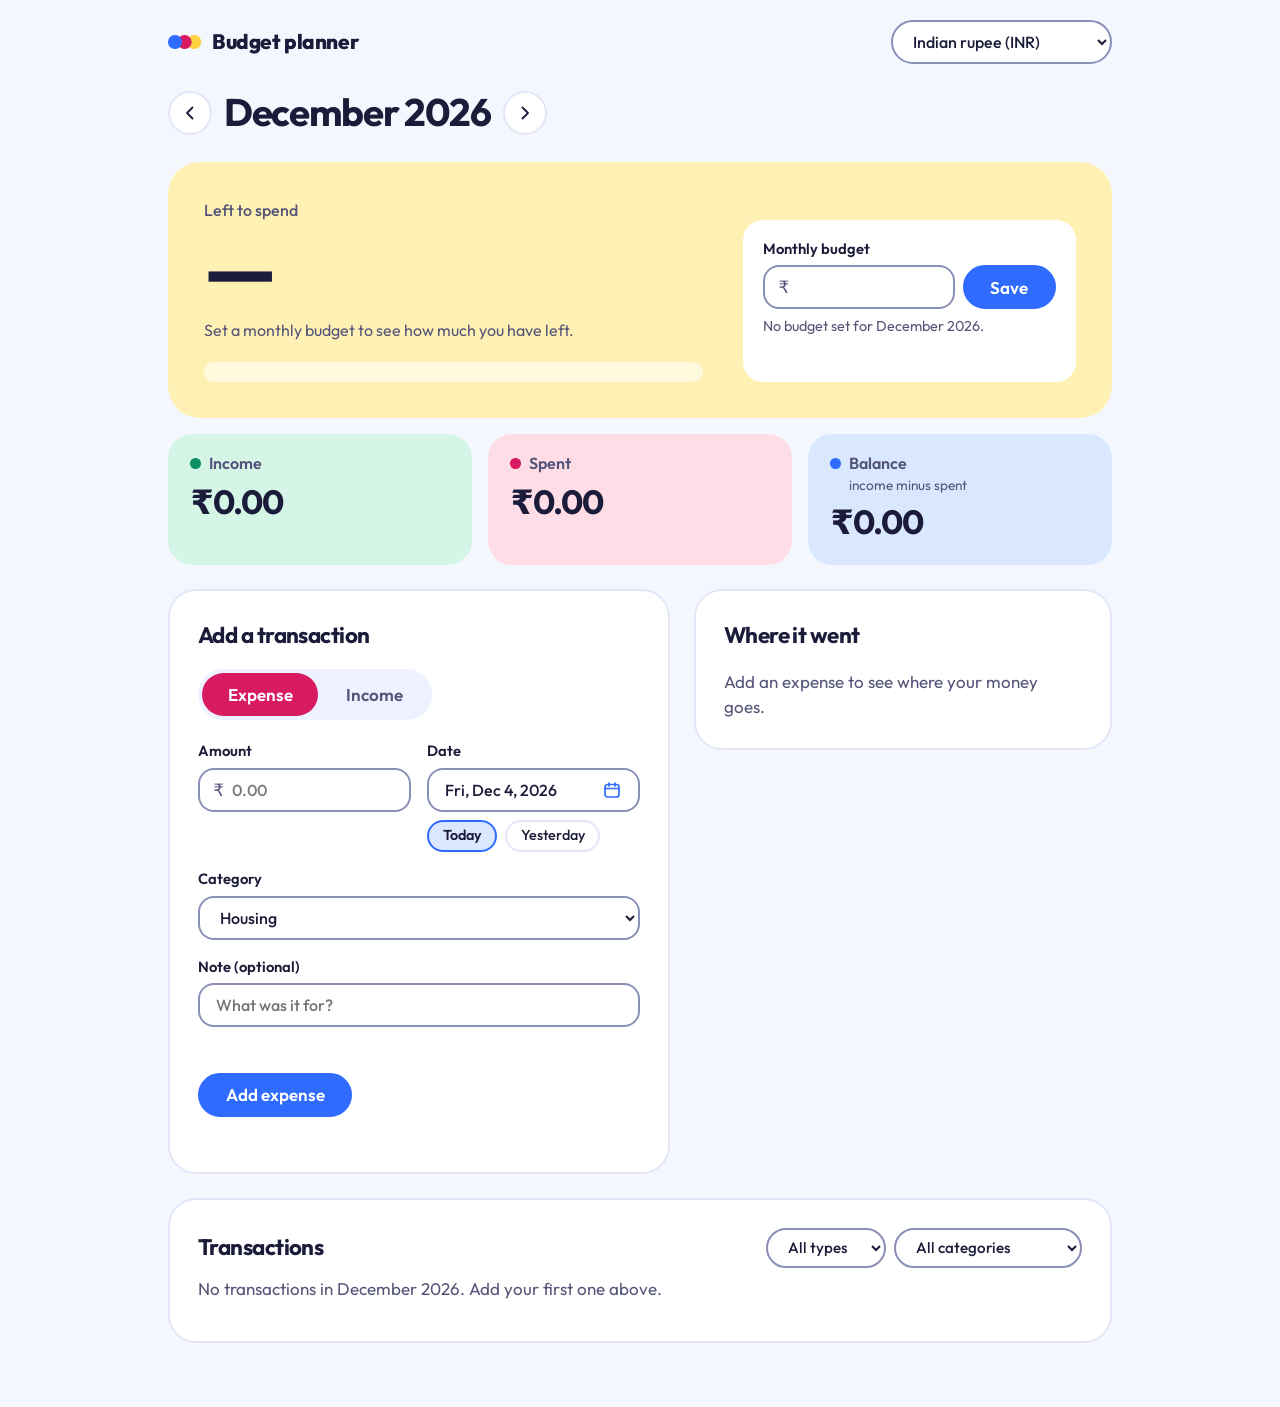
<file: index.html>
<!DOCTYPE html>
<html lang="en">
<head>
<meta charset="utf-8">
<meta name="viewport" content="width=device-width, initial-scale=1, viewport-fit=cover">
<meta name="color-scheme" content="light">
<title>Budget planner</title>
<meta name="description" content="Set a monthly budget, record income and expenses by category, and see what is left. Saved in your browser.">
<link rel="icon" href="data:image/svg+xml,%3Csvg xmlns=%27http://www.w3.org/2000/svg%27 viewBox=%270 0 100 100%27%3E%3Ctext y=%27.9em%27 font-size=%2790%27%3E%F0%9F%A7%BE%3C/text%3E%3C/svg%3E">
<link rel="preconnect" href="https://fonts.googleapis.com">
<link rel="preconnect" href="https://fonts.gstatic.com" crossorigin>
<link href="https://fonts.googleapis.com/css2?family=Outfit:wght@400;500;600;700;800&display=swap" rel="stylesheet">
<link rel="stylesheet" href="style.css">
</head>
<body>
<div class="wrap">
  <div id="storageNotice" class="notice" role="alert" hidden></div>

  <header class="top">
    <h1>Budget planner</h1>
    <label>
      <span class="sr-only">Currency</span>
      <select id="currency"></select>
    </label>
  </header>

  <div class="month-bar">
    <button id="prevMonth" class="icon-btn" type="button" aria-label="Previous month">
      <svg viewBox="0 0 20 20" fill="none" stroke="currentColor" stroke-width="1.8" stroke-linecap="round" stroke-linejoin="round" aria-hidden="true"><path d="M12.5 4.5L7 10l5.5 5.5"/></svg>
    </button>
    <h2 id="monthLabel" class="month-label" aria-live="polite"></h2>
    <button id="nextMonth" class="icon-btn" type="button" aria-label="Next month">
      <svg viewBox="0 0 20 20" fill="none" stroke="currentColor" stroke-width="1.8" stroke-linecap="round" stroke-linejoin="round" aria-hidden="true"><path d="M7.5 4.5L13 10l-5.5 5.5"/></svg>
    </button>
    <button id="thisMonth" class="link-btn" type="button" hidden>Back to this month</button>
  </div>

  <noscript><p class="notice">This app needs JavaScript to run.</p></noscript>

  <main>
    <section class="hero" aria-label="Month summary">
      <div class="hero-main">
        <p class="label">Left to spend</p>
        <p id="remaining" class="remaining">&mdash;</p>
        <p id="status" class="status" aria-live="polite"></p>
        <div id="track" class="track" role="img" aria-label="Spending by category"></div>
      </div>

      <div class="budget-set">
        <label class="field-label" for="budgetInput">Monthly budget</label>
        <div class="input-row">
          <div class="input-wrap">
            <span id="budgetSym" class="sym" aria-hidden="true">&#8377;</span>
            <input id="budgetInput" class="has-sym" type="text" inputmode="decimal" autocomplete="off" aria-describedby="budgetHint">
          </div>
          <button id="saveBudget" class="btn" type="button">Save</button>
        </div>
        <p id="budgetHint" class="hint"></p>
        <p id="budgetMsg" class="msg" role="status"></p>
      </div>
    </section>

    <dl class="stats">
      <div class="tile income"><dt>Income</dt><dd id="statIncome">0</dd></div>
      <div class="tile spent"><dt>Spent</dt><dd id="statSpent">0</dd></div>
      <div class="tile balance"><dt>Balance <span class="sub">income minus spent</span></dt><dd id="statBalance">0</dd></div>
    </dl>

    <div class="columns">
      <section id="formSection" class="block" aria-labelledby="formTitle">
        <h2 id="formTitle">Add a transaction</h2>

        <div class="seg-control" role="radiogroup" aria-label="Transaction type">
          <input type="radio" name="txType" id="typeExpense" value="expense" checked>
          <label for="typeExpense">Expense</label>
          <input type="radio" name="txType" id="typeIncome" value="income">
          <label for="typeIncome">Income</label>
        </div>

        <div class="grid2">
          <div class="field">
            <label class="field-label" for="amount">Amount</label>
            <div class="input-wrap">
              <span id="amountSym" class="sym" aria-hidden="true">&#8377;</span>
              <input id="amount" class="has-sym" type="text" inputmode="decimal" autocomplete="off" placeholder="0.00">
            </div>
          </div>
          <div class="field">
            <label class="field-label" for="dateBtn">Date</label>
            <input id="date" type="hidden">
            <div class="date-pick">
              <button id="dateBtn" class="date-btn" type="button" aria-haspopup="dialog" aria-expanded="false" aria-controls="calendar">
                <span id="dateText"></span>
                <svg viewBox="0 0 20 20" fill="none" stroke="currentColor" stroke-width="1.7" stroke-linecap="round" stroke-linejoin="round" aria-hidden="true"><rect x="3" y="4.5" width="14" height="12.5" rx="2.5"/><path d="M3 8.5h14M7 3v3M13 3v3"/></svg>
              </button>
              <div id="calendar" class="calendar" role="dialog" aria-label="Choose a date" hidden>
                <div class="cal-head">
                  <button id="calPrev" class="icon-btn small" type="button" aria-label="Previous month">
                    <svg viewBox="0 0 20 20" fill="none" stroke="currentColor" stroke-width="1.8" stroke-linecap="round" stroke-linejoin="round" aria-hidden="true"><path d="M12.5 4.5L7 10l5.5 5.5"/></svg>
                  </button>
                  <p id="calTitle" class="cal-title" aria-live="polite"></p>
                  <button id="calNext" class="icon-btn small" type="button" aria-label="Next month">
                    <svg viewBox="0 0 20 20" fill="none" stroke="currentColor" stroke-width="1.8" stroke-linecap="round" stroke-linejoin="round" aria-hidden="true"><path d="M7.5 4.5L13 10l-5.5 5.5"/></svg>
                  </button>
                </div>
                <div class="cal-weekdays" aria-hidden="true"><span>Su</span><span>Mo</span><span>Tu</span><span>We</span><span>Th</span><span>Fr</span><span>Sa</span></div>
                <div id="calGrid" class="cal-grid"></div>
                <div class="cal-foot">
                  <button id="calToday" class="link-btn" type="button">Today</button>
                  <button id="calClose" class="link-btn" type="button">Close</button>
                </div>
              </div>
            </div>
            <div class="chips">
              <button id="chipToday" class="chip" type="button" aria-pressed="false">Today</button>
              <button id="chipYesterday" class="chip" type="button" aria-pressed="false">Yesterday</button>
            </div>
          </div>
        </div>
        <div class="field">
          <label class="field-label" for="cat">Category</label>
          <select id="cat"></select>
        </div>
        <div class="field">
          <label class="field-label" for="note">Note (optional)</label>
          <input id="note" type="text" maxlength="80" autocomplete="off" placeholder="What was it for?">
        </div>

        <p id="formError" class="msg error" role="alert"></p>
        <div class="actions">
          <button id="submitTx" class="btn" type="button">Add expense</button>
          <button id="cancelEdit" class="btn quiet" type="button" hidden>Cancel</button>
        </div>
        <p id="formOk" class="msg" role="status"></p>
      </section>

      <section class="block" aria-labelledby="breakdownTitle">
        <h2 id="breakdownTitle">Where it went</h2>
        <ul id="breakdown" class="breakdown"></ul>
      </section>
    </div>

    <section class="block history" aria-labelledby="listTitle">
      <div class="list-head">
        <h2 id="listTitle">Transactions</h2>
        <div class="filters">
          <label><span class="sr-only">Filter by type</span>
            <select id="typeFilter">
              <option value="all">All types</option>
              <option value="expense">Expenses</option>
              <option value="income">Income</option>
            </select>
          </label>
          <label><span class="sr-only">Filter by category</span>
            <select id="catFilter"></select>
          </label>
        </div>
      </div>
      <ul id="txList"></ul>
      <p id="emptyMsg" class="empty" hidden></p>
      <div class="list-foot">
        <button id="clearMonth" class="link-btn danger" type="button" hidden>Clear this month</button>
      </div>
    </section>
  </main>
</div>

<div class="toast-wrap" role="status" aria-live="polite">
  <div id="toast" class="toast" hidden>
    <span id="toastMsg"></span>
    <button id="toastBtn" type="button" hidden></button>
  </div>
</div>

<script src="app.js"></script>
</body>
</html>
</file>
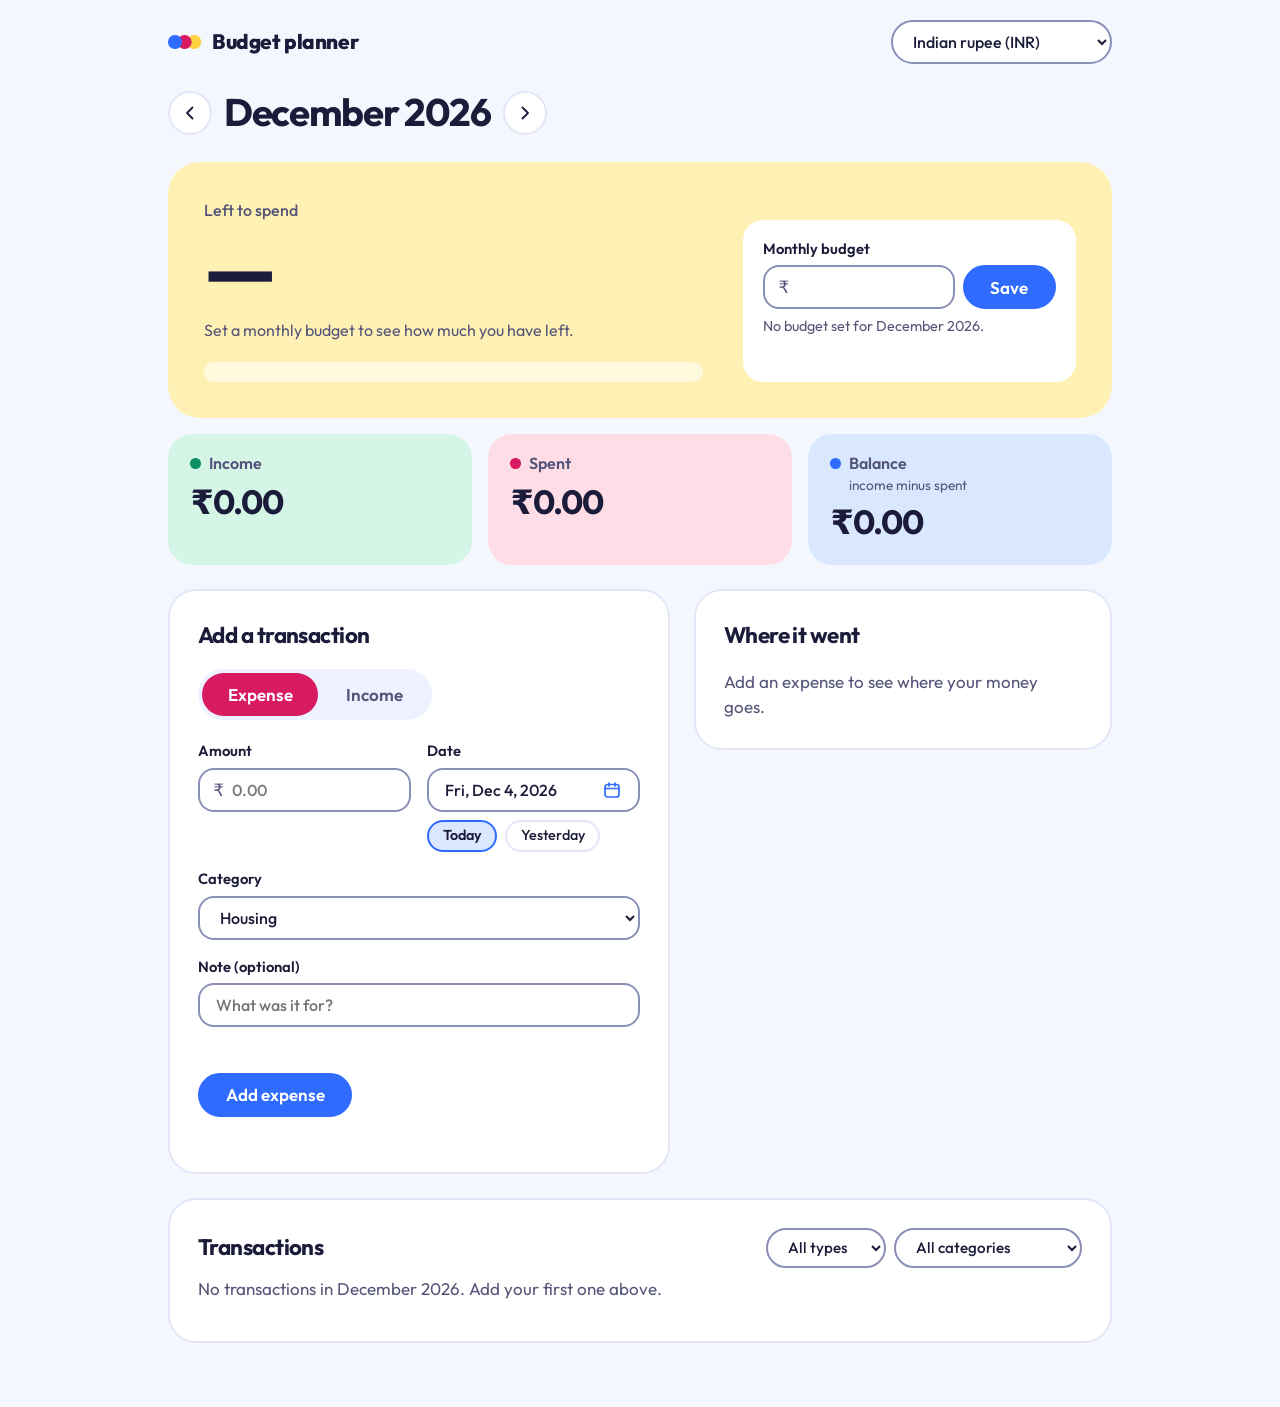
<file: budget-planner-single-file.html>
<!DOCTYPE html>
<html lang="en">
<head>
<meta charset="utf-8">
<meta name="viewport" content="width=device-width, initial-scale=1, viewport-fit=cover">
<meta name="color-scheme" content="light">
<title>Budget planner</title>
<meta name="description" content="Set a monthly budget, record income and expenses by category, and see what is left. Saved in your browser.">
<link rel="icon" href="data:image/svg+xml,%3Csvg xmlns=%27http://www.w3.org/2000/svg%27 viewBox=%270 0 100 100%27%3E%3Ctext y=%27.9em%27 font-size=%2790%27%3E%F0%9F%A7%BE%3C/text%3E%3C/svg%3E">
<link rel="preconnect" href="https://fonts.googleapis.com">
<link rel="preconnect" href="https://fonts.gstatic.com" crossorigin>
<link href="https://fonts.googleapis.com/css2?family=Outfit:wght@400;500;600;700;800&display=swap" rel="stylesheet">
<style>
/* Budget planner styles: bright, light and colorful */
:root {
  --bg: #F5F7FF;
  --ink: #1B1B3A;
  --muted: #55557A;
  --line: #E3E6F7;
  --edge: #8A8FB8;
  --field: #FFFFFF;
  --blue: #2F6BFF;
  --blue-deep: #2459DE;
  --pink: #D81B60;
  --green: #0E8F63;
  --yellow: #FFD23F;
  --sun: #FFF0B3;
  --sun-track: #FFF9DD;
  --mint: #D5F5E6;
  --rose: #FFDDE7;
  --sky: #D9E8FF;
  --danger: #C4231B;
  --warn: #8A4B00;
  --cat-s: 88%;
  --cat-l: 54%;
  color-scheme: light;
  box-sizing: border-box;
  padding-top: env(safe-area-inset-top, 0px);
  padding-bottom: env(safe-area-inset-bottom, 0px);
}

*, *::before, *::after { box-sizing: inherit; }
[hidden] { display: none !important; }
html { scroll-padding-top: env(safe-area-inset-top, 0px); }
body {
  margin: 0;
  background: var(--bg);
  color: var(--ink);
  font-family: 'Outfit', system-ui, -apple-system, 'Segoe UI', Roboto, 'Helvetica Neue', sans-serif;
  font-size: 1.0625rem;
  line-height: 1.5;
  -webkit-font-smoothing: antialiased;
}
h1, h2, h3, p, dl, dd, ul { margin: 0; padding: 0; }
ul { list-style: none; }
:focus-visible { outline: 3px solid var(--blue); outline-offset: 3px; }
.sr-only {
  position: absolute; width: 1px; height: 1px; margin: -1px; padding: 0;
  overflow: hidden; clip: rect(0 0 0 0); white-space: nowrap; border: 0;
}

.wrap { max-width: 64rem; margin: 0 auto; padding: 0 clamp(1rem, 4vw, 2.5rem) 4rem; }

.notice {
  margin-top: 1rem;
  padding: 0.75rem 1rem;
  border: 2px solid var(--warn);
  border-radius: 1rem;
  background: #fff;
  color: var(--warn);
  font-size: 0.95rem;
  font-weight: 500;
}

/* Header and month bar */
.top { display: flex; justify-content: space-between; align-items: center; padding-block: 1.25rem; gap: 1rem; }
.top h1 { display: flex; align-items: center; font-size: 1.3rem; font-weight: 800; letter-spacing: -0.02em; }
.top h1::before {
  content: "";
  width: 0.85rem; height: 0.85rem; border-radius: 50%;
  background: var(--blue);
  box-shadow: 0.6rem 0 0 var(--pink), 1.2rem 0 0 var(--yellow);
  margin-right: 1.9rem;
  flex: none;
}
select {
  font: inherit;
  font-size: 1rem;
  font-weight: 500;
  color: var(--ink);
  background: var(--field);
  border: 2px solid var(--edge);
  border-radius: 999px;
  min-height: 2.75rem;
  padding: 0 1rem;
}
.month-bar { display: flex; align-items: center; flex-wrap: wrap; gap: 0.5rem 0.75rem; margin-bottom: 1.25rem; }
.month-label { font-size: clamp(1.7rem, 4.5vw, 2.4rem); font-weight: 700; letter-spacing: -0.035em; min-width: 11.5rem; text-align: center; }
.icon-btn {
  width: 2.75rem; height: 2.75rem;
  display: inline-grid; place-items: center;
  background: #fff; color: var(--ink);
  border: 2px solid var(--line); border-radius: 50%;
  cursor: pointer;
}
.icon-btn:hover { background: var(--blue); border-color: var(--blue); color: #fff; }
.icon-btn svg { width: 1.25rem; height: 1.25rem; }

/* Buttons and links */
.btn {
  min-height: 2.75rem;
  padding: 0 1.6rem;
  font: inherit; font-weight: 600;
  background: var(--blue); color: #fff;
  border: 2px solid var(--blue); border-radius: 999px;
  cursor: pointer;
}
.btn:hover { background: var(--blue-deep); border-color: var(--blue-deep); }
.btn:active { transform: translateY(1px); }
.btn.quiet { background: transparent; color: var(--ink); border-color: var(--edge); }
.btn.quiet:hover { background: #fff; border-color: var(--ink); }
.link-btn {
  background: none; border: 0; padding: 0.4rem 0.25rem;
  font: inherit; font-size: 0.95rem; font-weight: 500; color: var(--muted);
  text-decoration: underline; text-underline-offset: 0.25em;
  cursor: pointer;
}
.link-btn:hover { color: var(--blue-deep); }
.link-btn.danger:hover { color: var(--danger); }

/* Hero */
.hero {
  display: grid;
  grid-template-columns: minmax(0, 1.5fr) minmax(0, 1fr);
  gap: 1.75rem 2.5rem;
  align-items: end;
  background: var(--sun);
  border-radius: 2rem;
  padding: clamp(1.25rem, 3.5vw, 2.25rem);
}
.hero-main { min-width: 0; }
.label { color: var(--muted); font-size: 1rem; font-weight: 500; }
.remaining {
  font-size: clamp(2.75rem, 9vw, 5.25rem);
  font-weight: 700;
  letter-spacing: -0.05em;
  line-height: 1.05;
  margin-top: 0.1rem;
  overflow-wrap: anywhere;
}
.remaining.over { color: var(--danger); }
.status { margin-top: 0.4rem; color: var(--muted); font-size: 1rem; min-height: 1.5em; }
.status.warn { color: var(--warn); font-weight: 600; }
.status.over { color: var(--danger); font-weight: 600; }

.track {
  display: flex;
  height: 1.25rem;
  margin-top: 1.25rem;
  background: var(--sun-track);
  border-radius: 999px;
  overflow: hidden;
}
.seg {
  height: 100%;
  width: 0;
  flex: none;
  box-shadow: inset -2px 0 0 var(--sun-track);
  transition: width 0.5s cubic-bezier(0.2, 0.7, 0.1, 1);
}

.budget-set { background: #fff; border-radius: 1.25rem; padding: 1.1rem 1.25rem; }
.field-label { display: block; font-size: 0.925rem; font-weight: 600; margin-bottom: 0.35rem; }
.input-row { display: flex; gap: 0.5rem; }
.input-wrap { position: relative; flex: 1; min-width: 0; }
.sym { position: absolute; left: 0.95rem; top: 50%; transform: translateY(-50%); color: var(--muted); pointer-events: none; font-weight: 500; }
input[type="text"], input[type="date"] {
  width: 100%;
  min-height: 2.75rem;
  padding: 0 1rem;
  font: inherit;
  font-size: 1rem;
  font-weight: 500;
  color: var(--ink);
  background: var(--field);
  border: 2px solid var(--edge);
  border-radius: 1rem;
}
input[type="text"]:focus-visible, input[type="date"]:focus-visible, select:focus-visible { border-color: var(--blue); }
input[type="text"].has-sym { padding-left: 2.1rem; }
.hint { color: var(--muted); font-size: 0.9rem; margin-top: 0.4rem; }
.msg { font-size: 0.95rem; min-height: 1.4em; margin-top: 0.35rem; color: var(--muted); font-weight: 500; }
.msg.error { color: var(--danger); }

/* Stat tiles */
.stats { display: grid; grid-template-columns: repeat(3, minmax(0, 1fr)); gap: 1rem; margin-top: 1rem; }
.tile { border-radius: 1.5rem; padding: 1.1rem 1.4rem; }
.tile.income { background: var(--mint); }
.tile.spent { background: var(--rose); }
.tile.balance { background: var(--sky); }
.tile dt { display: flex; flex-wrap: wrap; align-items: center; gap: 0 0.5rem; color: var(--muted); font-size: 1rem; font-weight: 600; }
.tile dt::before { content: ""; width: 0.65rem; height: 0.65rem; border-radius: 50%; flex: none; }
.tile.income dt::before { background: var(--green); }
.tile.spent dt::before { background: var(--pink); }
.tile.balance dt::before { background: var(--blue); }
.tile .sub { flex-basis: 100%; padding-left: 1.15rem; font-size: 0.85rem; font-weight: 400; }
.tile dd { font-size: clamp(1.6rem, 3.6vw, 2.1rem); font-weight: 700; letter-spacing: -0.03em; margin-top: 0.1rem; overflow-wrap: anywhere; }
.tile dd.over { color: var(--danger); }

/* Blocks */
.columns { display: grid; grid-template-columns: minmax(0, 1.2fr) minmax(0, 1fr); gap: 1.5rem; margin-top: 1.5rem; align-items: start; }
.block { background: #fff; border: 2px solid var(--line); border-radius: 1.75rem; padding: clamp(1.25rem, 3vw, 1.75rem); }
.block h2 { font-size: 1.4rem; font-weight: 700; letter-spacing: -0.025em; margin-bottom: 1rem; }
.history { margin-top: 1.5rem; }

.seg-control { display: inline-flex; gap: 2px; padding: 4px; background: #EEF1FF; border-radius: 999px; margin-bottom: 1.25rem; }
.seg-control input { position: absolute; opacity: 0; width: 1px; height: 1px; }
.seg-control label {
  display: inline-block; padding: 0.55rem 1.6rem; border-radius: 999px;
  cursor: pointer; font-weight: 600; color: var(--muted);
}
#typeExpense:checked + label { background: var(--pink); color: #fff; }
#typeIncome:checked + label { background: var(--green); color: #fff; }
.seg-control input:focus-visible + label { outline: 3px solid var(--blue); outline-offset: 2px; }

.grid2 { display: grid; grid-template-columns: 1fr 1fr; gap: 1rem; }
.field { margin-bottom: 1rem; min-width: 0; }
.field select { width: 100%; border-radius: 1rem; }
.actions { display: flex; flex-wrap: wrap; gap: 0.75rem; margin-top: 0.5rem; }

/* Breakdown */
.breakdown li { position: relative; display: grid; grid-template-columns: 0.85rem minmax(0, 1fr) auto 3rem; align-items: center; gap: 0.6rem; padding: 0.5rem 0 0.95rem; }
.breakdown li::before, .breakdown li::after { content: ""; position: absolute; left: 0; bottom: 0.35rem; height: 0.3rem; border-radius: 999px; }
.breakdown li::before { right: 0; background: var(--line); }
.breakdown li::after { width: var(--w, 0%); background: var(--c, var(--blue)); }
.breakdown li.empty { display: block; padding: 0; }
.breakdown li.empty::before, .breakdown li.empty::after { display: none; }
.breakdown .amt { font-weight: 600; }
.breakdown .pct { color: var(--muted); text-align: right; font-size: 0.95rem; }
.dot { display: inline-block; width: 0.85rem; height: 0.85rem; border-radius: 50%; flex: none; }
.empty { color: var(--muted); }

/* Transactions */
.list-head { display: flex; justify-content: space-between; align-items: center; gap: 1rem; flex-wrap: wrap; margin-bottom: 0.5rem; }
.list-head h2 { margin-bottom: 0; }
.filters { display: flex; gap: 0.5rem; flex-wrap: wrap; }
.filters select { min-height: 2.5rem; font-size: 0.95rem; }

.tx { display: grid; grid-template-columns: 4.5rem minmax(0, 1fr) auto; gap: 0.25rem 0.75rem; padding: 0.95rem 0.5rem; border-bottom: 1px solid var(--line); border-radius: 0.75rem; }
.tx:hover { background: #F5F7FF; }
.tx-date { color: var(--muted); font-size: 0.95rem; font-weight: 500; padding-top: 0.1rem; }
.tx-title { display: flex; align-items: center; gap: 0.55rem; font-weight: 600; overflow-wrap: anywhere; }
.tx-cat { display: block; color: var(--muted); font-size: 0.925rem; }
.tx-actions { display: flex; gap: 0.75rem; margin-top: 0.1rem; }
.tx-amt { font-weight: 700; font-size: 1.1rem; text-align: right; white-space: nowrap; }
.tx-amt.income { color: var(--green); }
.list-foot { margin-top: 0.75rem; }

.toast-wrap {
  position: fixed; left: 0; right: 0; bottom: 0;
  display: flex; justify-content: center;
  padding: 1rem 1rem calc(1rem + env(safe-area-inset-bottom, 0px));
  pointer-events: none;
}
.toast {
  pointer-events: auto;
  display: flex; align-items: center; gap: 1rem;
  background: var(--blue); color: #fff;
  padding: 0.7rem 1.2rem; border-radius: 999px;
  box-shadow: 0 6px 24px rgba(47, 107, 255, 0.35);
}
.toast button {
  background: none; border: 0; padding: 0.25rem 0.35rem;
  font: inherit; font-weight: 700; color: #fff;
  text-decoration: underline; text-underline-offset: 0.25em; cursor: pointer;
}
.toast button:focus-visible { outline-color: #fff; }

/* Calendar date picker */
.date-pick { position: relative; }
.date-btn {
  display: flex; align-items: center; justify-content: space-between; gap: 0.5rem;
  width: 100%; min-height: 2.75rem; padding: 0 1rem;
  font: inherit; font-size: 1rem; font-weight: 500; text-align: left;
  color: var(--ink); background: var(--field);
  border: 2px solid var(--edge); border-radius: 1rem;
  cursor: pointer;
}
.date-btn:hover { border-color: var(--ink); }
.date-btn[aria-expanded="true"] { border-color: var(--blue); }
.date-btn svg { width: 1.25rem; height: 1.25rem; flex: none; color: var(--blue); }
.chips { display: flex; flex-wrap: wrap; gap: 0.5rem; margin-top: 0.5rem; }
.chip {
  font: inherit; font-size: 0.9rem; font-weight: 500; color: var(--ink);
  background: transparent; border: 2px solid var(--line); border-radius: 999px;
  padding: 0.2rem 0.85rem; cursor: pointer;
}
.chip:hover { background: var(--sky); border-color: var(--sky); }
.chip[aria-pressed="true"] { background: var(--sky); border-color: var(--blue); font-weight: 600; }

.calendar {
  position: absolute; right: 0; top: calc(100% + 0.5rem); z-index: 30;
  width: min(21rem, calc(100vw - 5rem));
  background: #fff; border: 2px solid var(--line); border-radius: 1.5rem;
  padding: 1rem; box-shadow: 0 14px 40px rgba(27, 27, 58, 0.2);
}
.cal-head { display: flex; align-items: center; justify-content: space-between; gap: 0.5rem; margin-bottom: 0.5rem; }
.cal-title { font-weight: 700; font-size: 1.05rem; letter-spacing: -0.01em; }
.icon-btn.small { width: 2.25rem; height: 2.25rem; }
.icon-btn.small svg { width: 1.1rem; height: 1.1rem; }
.cal-weekdays, .cal-grid { display: grid; grid-template-columns: repeat(7, minmax(0, 1fr)); gap: 2px; }
.cal-weekdays span { text-align: center; font-size: 0.8rem; font-weight: 600; color: var(--muted); padding: 0.25rem 0; }
.day {
  display: flex; flex-direction: column; align-items: center; justify-content: center; gap: 1px;
  aspect-ratio: 1; min-height: 2.1rem; padding: 0;
  font: inherit; font-size: 0.95rem; font-weight: 500; color: var(--ink);
  background: transparent; border: 2px solid transparent; border-radius: 50%;
  cursor: pointer;
}
.day:hover { background: var(--sky); }
.day:focus-visible { outline-offset: 1px; }
.day.out { color: var(--muted); font-weight: 400; }
.day.today { border-color: var(--blue); }
.day.selected { background: var(--blue); border-color: var(--blue); color: #fff; font-weight: 700; }
.day .dots { display: flex; gap: 2px; height: 5px; }
.day .dots i { width: 5px; height: 5px; border-radius: 50%; }
.dots .de { background: var(--pink); }
.dots .di { background: var(--green); }
.day.selected .dots i { background: #fff; }
.cal-foot { display: flex; justify-content: space-between; margin-top: 0.5rem; }

@media (max-width: 52rem) {
  .hero { grid-template-columns: minmax(0, 1fr); align-items: stretch; }
  .columns { grid-template-columns: minmax(0, 1fr); }
}
@media (max-width: 36rem) {
  .stats { grid-template-columns: minmax(0, 1fr); gap: 0.75rem; }
  .tile { display: flex; justify-content: space-between; align-items: center; gap: 1rem; padding: 0.9rem 1.25rem; }
  .tile dd { margin-top: 0; }
}
@media (max-width: 30rem) {
  .grid2 { grid-template-columns: 1fr; gap: 0; }
  .month-label { min-width: 0; flex: 1; }
  .tx { grid-template-columns: 3.5rem minmax(0, 1fr) auto; }
}
@media (prefers-reduced-motion: reduce) {
  .seg { transition: none; }
  .btn:active { transform: none; }
}
</style>
</head>
<body>
<div class="wrap">
  <div id="storageNotice" class="notice" role="alert" hidden></div>

  <header class="top">
    <h1>Budget planner</h1>
    <label>
      <span class="sr-only">Currency</span>
      <select id="currency"></select>
    </label>
  </header>

  <div class="month-bar">
    <button id="prevMonth" class="icon-btn" type="button" aria-label="Previous month">
      <svg viewBox="0 0 20 20" fill="none" stroke="currentColor" stroke-width="1.8" stroke-linecap="round" stroke-linejoin="round" aria-hidden="true"><path d="M12.5 4.5L7 10l5.5 5.5"/></svg>
    </button>
    <h2 id="monthLabel" class="month-label" aria-live="polite"></h2>
    <button id="nextMonth" class="icon-btn" type="button" aria-label="Next month">
      <svg viewBox="0 0 20 20" fill="none" stroke="currentColor" stroke-width="1.8" stroke-linecap="round" stroke-linejoin="round" aria-hidden="true"><path d="M7.5 4.5L13 10l-5.5 5.5"/></svg>
    </button>
    <button id="thisMonth" class="link-btn" type="button" hidden>Back to this month</button>
  </div>

  <noscript><p class="notice">This app needs JavaScript to run.</p></noscript>

  <main>
    <section class="hero" aria-label="Month summary">
      <div class="hero-main">
        <p class="label">Left to spend</p>
        <p id="remaining" class="remaining">&mdash;</p>
        <p id="status" class="status" aria-live="polite"></p>
        <div id="track" class="track" role="img" aria-label="Spending by category"></div>
      </div>

      <div class="budget-set">
        <label class="field-label" for="budgetInput">Monthly budget</label>
        <div class="input-row">
          <div class="input-wrap">
            <span id="budgetSym" class="sym" aria-hidden="true">&#8377;</span>
            <input id="budgetInput" class="has-sym" type="text" inputmode="decimal" autocomplete="off" aria-describedby="budgetHint">
          </div>
          <button id="saveBudget" class="btn" type="button">Save</button>
        </div>
        <p id="budgetHint" class="hint"></p>
        <p id="budgetMsg" class="msg" role="status"></p>
      </div>
    </section>

    <dl class="stats">
      <div class="tile income"><dt>Income</dt><dd id="statIncome">0</dd></div>
      <div class="tile spent"><dt>Spent</dt><dd id="statSpent">0</dd></div>
      <div class="tile balance"><dt>Balance <span class="sub">income minus spent</span></dt><dd id="statBalance">0</dd></div>
    </dl>

    <div class="columns">
      <section id="formSection" class="block" aria-labelledby="formTitle">
        <h2 id="formTitle">Add a transaction</h2>

        <div class="seg-control" role="radiogroup" aria-label="Transaction type">
          <input type="radio" name="txType" id="typeExpense" value="expense" checked>
          <label for="typeExpense">Expense</label>
          <input type="radio" name="txType" id="typeIncome" value="income">
          <label for="typeIncome">Income</label>
        </div>

        <div class="grid2">
          <div class="field">
            <label class="field-label" for="amount">Amount</label>
            <div class="input-wrap">
              <span id="amountSym" class="sym" aria-hidden="true">&#8377;</span>
              <input id="amount" class="has-sym" type="text" inputmode="decimal" autocomplete="off" placeholder="0.00">
            </div>
          </div>
          <div class="field">
            <label class="field-label" for="dateBtn">Date</label>
            <input id="date" type="hidden">
            <div class="date-pick">
              <button id="dateBtn" class="date-btn" type="button" aria-haspopup="dialog" aria-expanded="false" aria-controls="calendar">
                <span id="dateText"></span>
                <svg viewBox="0 0 20 20" fill="none" stroke="currentColor" stroke-width="1.7" stroke-linecap="round" stroke-linejoin="round" aria-hidden="true"><rect x="3" y="4.5" width="14" height="12.5" rx="2.5"/><path d="M3 8.5h14M7 3v3M13 3v3"/></svg>
              </button>
              <div id="calendar" class="calendar" role="dialog" aria-label="Choose a date" hidden>
                <div class="cal-head">
                  <button id="calPrev" class="icon-btn small" type="button" aria-label="Previous month">
                    <svg viewBox="0 0 20 20" fill="none" stroke="currentColor" stroke-width="1.8" stroke-linecap="round" stroke-linejoin="round" aria-hidden="true"><path d="M12.5 4.5L7 10l5.5 5.5"/></svg>
                  </button>
                  <p id="calTitle" class="cal-title" aria-live="polite"></p>
                  <button id="calNext" class="icon-btn small" type="button" aria-label="Next month">
                    <svg viewBox="0 0 20 20" fill="none" stroke="currentColor" stroke-width="1.8" stroke-linecap="round" stroke-linejoin="round" aria-hidden="true"><path d="M7.5 4.5L13 10l-5.5 5.5"/></svg>
                  </button>
                </div>
                <div class="cal-weekdays" aria-hidden="true"><span>Su</span><span>Mo</span><span>Tu</span><span>We</span><span>Th</span><span>Fr</span><span>Sa</span></div>
                <div id="calGrid" class="cal-grid"></div>
                <div class="cal-foot">
                  <button id="calToday" class="link-btn" type="button">Today</button>
                  <button id="calClose" class="link-btn" type="button">Close</button>
                </div>
              </div>
            </div>
            <div class="chips">
              <button id="chipToday" class="chip" type="button" aria-pressed="false">Today</button>
              <button id="chipYesterday" class="chip" type="button" aria-pressed="false">Yesterday</button>
            </div>
          </div>
        </div>
        <div class="field">
          <label class="field-label" for="cat">Category</label>
          <select id="cat"></select>
        </div>
        <div class="field">
          <label class="field-label" for="note">Note (optional)</label>
          <input id="note" type="text" maxlength="80" autocomplete="off" placeholder="What was it for?">
        </div>

        <p id="formError" class="msg error" role="alert"></p>
        <div class="actions">
          <button id="submitTx" class="btn" type="button">Add expense</button>
          <button id="cancelEdit" class="btn quiet" type="button" hidden>Cancel</button>
        </div>
        <p id="formOk" class="msg" role="status"></p>
      </section>

      <section class="block" aria-labelledby="breakdownTitle">
        <h2 id="breakdownTitle">Where it went</h2>
        <ul id="breakdown" class="breakdown"></ul>
      </section>
    </div>

    <section class="block history" aria-labelledby="listTitle">
      <div class="list-head">
        <h2 id="listTitle">Transactions</h2>
        <div class="filters">
          <label><span class="sr-only">Filter by type</span>
            <select id="typeFilter">
              <option value="all">All types</option>
              <option value="expense">Expenses</option>
              <option value="income">Income</option>
            </select>
          </label>
          <label><span class="sr-only">Filter by category</span>
            <select id="catFilter"></select>
          </label>
        </div>
      </div>
      <ul id="txList"></ul>
      <p id="emptyMsg" class="empty" hidden></p>
      <div class="list-foot">
        <button id="clearMonth" class="link-btn danger" type="button" hidden>Clear this month</button>
      </div>
    </section>
  </main>
</div>

<div class="toast-wrap" role="status" aria-live="polite">
  <div id="toast" class="toast" hidden>
    <span id="toastMsg"></span>
    <button id="toastBtn" type="button" hidden></button>
  </div>
</div>

<script>
(function () {
  'use strict';

  var KEY = 'budget-planner:v1';
  var CURRENCIES = ['INR', 'USD', 'EUR', 'GBP', 'CAD', 'AUD'];
  var CURRENCY_NAMES = { USD: 'US dollar', EUR: 'Euro', GBP: 'British pound', INR: 'Indian rupee', CAD: 'Canadian dollar', AUD: 'Australian dollar' };

  var EXPENSE = [
    { id: 'housing', name: 'Housing', type: 'expense', h: 215 },
    { id: 'food', name: 'Food and groceries', type: 'expense', h: 28 },
    { id: 'transport', name: 'Transport', type: 'expense', h: 140 },
    { id: 'utilities', name: 'Utilities', type: 'expense', h: 190 },
    { id: 'health', name: 'Health', type: 'expense', h: 350 },
    { id: 'fun', name: 'Entertainment', type: 'expense', h: 50 },
    { id: 'shopping', name: 'Shopping', type: 'expense', h: 320 },
    { id: 'savings', name: 'Savings and debt', type: 'expense', h: 95 },
    { id: 'other', name: 'Other', type: 'expense', h: null }
  ];
  var INCOME = [
    { id: 'salary', name: 'Salary', type: 'income' },
    { id: 'freelance', name: 'Freelance', type: 'income' },
    { id: 'gift', name: 'Gift', type: 'income' },
    { id: 'interest', name: 'Interest', type: 'income' },
    { id: 'other-in', name: 'Other income', type: 'income' }
  ];
  var CAT = {};
  EXPENSE.concat(INCOME).forEach(function (c) { CAT[c.id] = c; });

  /* ---------- Helpers ---------- */
  function pad(n) { return n < 10 ? '0' + n : String(n); }
  function todayStr() {
    var d = new Date();
    return d.getFullYear() + '-' + pad(d.getMonth() + 1) + '-' + pad(d.getDate());
  }
  function thisMonthKey() { return todayStr().slice(0, 7); }
  function monthKey(date) { return date.slice(0, 7); }
  function monthLabel(key) {
    var p = key.split('-');
    return new Date(+p[0], +p[1] - 1, 1).toLocaleDateString(undefined, { month: 'long', year: 'numeric' });
  }
  function shiftMonth(key, delta) {
    var p = key.split('-');
    var d = new Date(+p[0], +p[1] - 1 + delta, 1);
    return d.getFullYear() + '-' + pad(d.getMonth() + 1);
  }
  function shortDate(date) {
    var p = date.split('-');
    return new Date(+p[0], +p[1] - 1, +p[2]).toLocaleDateString(undefined, { month: 'short', day: 'numeric' });
  }
  function uid() { return Date.now().toString(36) + Math.random().toString(36).slice(2, 8); }
  function reducedMotion() { return window.matchMedia && window.matchMedia('(prefers-reduced-motion: reduce)').matches; }
  function catColor(c) {
    return c.h === null ? 'hsl(210 14% var(--cat-l))' : 'hsl(' + c.h + ' var(--cat-s) var(--cat-l))';
  }
  function centsToInput(c) { return c % 100 === 0 ? String(c / 100) : (c / 100).toFixed(2); }

  function parseMoney(str) {
    var s = String(str).trim().replace(/[\s\u00a0]/g, '').replace(/^[^\d.,]+/, '');
    if (!s) return NaN;
    var hasDot = s.indexOf('.') !== -1, hasComma = s.indexOf(',') !== -1;
    if (hasDot && hasComma) {
      if (s.lastIndexOf(',') > s.lastIndexOf('.')) s = s.replace(/\./g, '').replace(',', '.');
      else s = s.replace(/,/g, '');
    } else if (hasComma) {
      s = /^\d+,\d{1,2}$/.test(s) ? s.replace(',', '.') : s.replace(/,/g, '');
    }
    if (!/^(\d+\.?\d*|\.\d+)$/.test(s)) return NaN;
    var n = Number(s);
    return isFinite(n) ? Math.round(n * 100) : NaN;
  }

  function h(tag, props) {
    var e = document.createElement(tag);
    if (props) Object.keys(props).forEach(function (k) {
      if (k === 'class') e.className = props[k];
      else if (k === 'text') e.textContent = props[k];
      else if (k === 'style') e.setAttribute('style', props[k]);
      else if (k.indexOf('on') === 0) e.addEventListener(k.slice(2), props[k]);
      else e.setAttribute(k, props[k]);
    });
    for (var i = 2; i < arguments.length; i++) {
      var c = arguments[i];
      if (c === null || c === undefined || c === false) continue;
      e.appendChild(typeof c === 'object' ? c : document.createTextNode(c));
    }
    return e;
  }

  /* ---------- State and storage ---------- */
  var state = {
    currency: 'INR',
    currencyChosen: false,
    budgets: {},
    transactions: [],
    month: thisMonthKey(),
    typeFilter: 'all',
    catFilter: 'all',
    editingId: null,
    formType: 'expense'
  };
  var storageOk = true;

  function validTx(t) {
    return t && typeof t === 'object' &&
      (t.type === 'income' || t.type === 'expense') &&
      typeof t.id === 'string' &&
      typeof t.cents === 'number' && isFinite(t.cents) && t.cents > 0 &&
      typeof t.date === 'string' && /^\d{4}-\d{2}-\d{2}$/.test(t.date) &&
      typeof t.cat === 'string' && CAT[t.cat] && CAT[t.cat].type === t.type;
  }

  function probeStorage() {
    try {
      var k = '__bp_probe__';
      localStorage.setItem(k, '1');
      localStorage.removeItem(k);
      return true;
    } catch (e) { return false; }
  }

  function load() {
    storageOk = probeStorage();
    if (!storageOk) return;
    try {
      var raw = localStorage.getItem(KEY);
      if (!raw) return;
      var d = JSON.parse(raw);
      if (!d || typeof d !== 'object') return;
      if (d.currencyChosen === true && CURRENCIES.indexOf(d.currency) !== -1) {
        state.currency = d.currency;
        state.currencyChosen = true;
      }
      if (d.budgets && typeof d.budgets === 'object') {
        Object.keys(d.budgets).forEach(function (k) {
          var v = d.budgets[k];
          if (/^\d{4}-\d{2}$/.test(k) && typeof v === 'number' && isFinite(v) && v > 0) state.budgets[k] = Math.round(v);
        });
      }
      if (Array.isArray(d.transactions)) {
        state.transactions = d.transactions.filter(validTx).map(function (t) {
          return {
            id: t.id, type: t.type, cents: Math.round(t.cents), cat: t.cat, date: t.date,
            note: typeof t.note === 'string' ? t.note.slice(0, 80) : '',
            created: typeof t.created === 'number' ? t.created : 0
          };
        });
      }
    } catch (e) { /* unreadable data: start fresh */ }
  }

  function showStorageNotice(msg) {
    els.storageNotice.textContent = msg;
    els.storageNotice.hidden = false;
  }

  function save() {
    if (!storageOk) return;
    try {
      localStorage.setItem(KEY, JSON.stringify({
        v: 1, currency: state.currency, currencyChosen: state.currencyChosen, budgets: state.budgets, transactions: state.transactions
      }));
    } catch (e) {
      storageOk = false;
      showStorageNotice('Your browser would not save the latest change, so records may be lost when you close this page.');
    }
  }

  /* ---------- Elements ---------- */
  var els = {};
  ['storageNotice', 'currency', 'prevMonth', 'nextMonth', 'thisMonth', 'monthLabel', 'remaining', 'status', 'track',
   'statIncome', 'statSpent', 'statBalance', 'budgetInput', 'budgetSym', 'saveBudget', 'budgetHint', 'budgetMsg',
   'breakdown', 'formSection', 'formTitle', 'typeExpense', 'typeIncome', 'amount', 'amountSym', 'date', 'cat', 'note',
   'formError', 'submitTx', 'cancelEdit', 'formOk', 'typeFilter', 'catFilter', 'txList', 'emptyMsg', 'clearMonth',
   'toast', 'toastMsg', 'toastBtn',
   'dateBtn', 'dateText', 'calendar', 'calTitle', 'calGrid', 'calPrev', 'calNext', 'calToday', 'calClose',
   'chipToday', 'chipYesterday'].forEach(function (id) { els[id] = document.getElementById(id); });

  /* ---------- Money formatting ---------- */
  var nf;
  function setFormatter() { nf = new Intl.NumberFormat(state.currency === 'INR' ? 'en-IN' : undefined, { style: 'currency', currency: state.currency }); }
  function money(c) { return nf.format(c / 100); }
  function signed(c) { return c < 0 ? '\u2212' + money(-c) : money(c); }
  function currencySymbol() {
    try {
      var parts = nf.formatToParts(0);
      for (var i = 0; i < parts.length; i++) if (parts[i].type === 'currency') return parts[i].value;
    } catch (e) { /* fall through */ }
    return state.currency;
  }
  function updateSymbols() {
    var s = currencySymbol();
    var pad = (0.85 + s.length * 0.7 + 0.45) + 'rem';
    els.budgetSym.textContent = s;
    els.amountSym.textContent = s;
    els.budgetInput.style.paddingLeft = pad;
    els.amount.style.paddingLeft = pad;
  }

  /* ---------- Data queries ---------- */
  function monthTxs(m) { return state.transactions.filter(function (t) { return monthKey(t.date) === m; }); }
  function effectiveBudget(m) {
    if (state.budgets[m] != null) return { cents: state.budgets[m], inherited: false };
    var keys = Object.keys(state.budgets).filter(function (k) { return k < m; }).sort();
    if (!keys.length) return null;
    var from = keys[keys.length - 1];
    return { cents: state.budgets[from], inherited: true, from: from };
  }

  /* ---------- Rendering ---------- */
  var segs = {};
  EXPENSE.forEach(function (c) {
    var d = document.createElement('div');
    d.className = 'seg';
    d.style.background = catColor(c);
    els.track.appendChild(d);
    segs[c.id] = d;
  });

  function renderMonth() {
    els.monthLabel.textContent = monthLabel(state.month);
    els.thisMonth.hidden = state.month === thisMonthKey();
  }

  function renderSummary() {
    var txs = monthTxs(state.month);
    var income = 0, spent = 0, byCat = {};
    txs.forEach(function (t) {
      if (t.type === 'income') income += t.cents;
      else { spent += t.cents; byCat[t.cat] = (byCat[t.cat] || 0) + t.cents; }
    });
    var b = effectiveBudget(state.month);
    var balance = income - spent;

    els.remaining.classList.remove('over');
    els.status.className = 'status';

    if (b) {
      var rem = b.cents - spent;
      var pct = Math.round(spent / b.cents * 100);
      els.remaining.textContent = signed(rem);
      els.remaining.classList.toggle('over', rem < 0);
      if (rem < 0) {
        els.status.textContent = 'Over budget by ' + money(-rem) + '. You have spent ' + money(spent) + ' of ' + money(b.cents) + '.';
        els.status.classList.add('over');
      } else if (pct >= 80) {
        els.status.textContent = 'Heads up: you have used ' + pct + '% of your ' + money(b.cents) + ' budget.';
        els.status.classList.add('warn');
      } else {
        els.status.textContent = 'You have spent ' + money(spent) + ' of your ' + money(b.cents) + ' budget.';
      }
      els.track.setAttribute('aria-label', 'Spent ' + money(spent) + ' of ' + money(b.cents) + ' budget');
    } else {
      els.remaining.textContent = '\u2014';
      els.status.textContent = 'Set a monthly budget to see how much you have left.';
      els.track.setAttribute('aria-label', 'Spent ' + money(spent) + '. No budget set.');
    }

    var denom = b ? Math.max(b.cents, spent) : spent;
    EXPENSE.forEach(function (c) {
      var v = byCat[c.id] || 0;
      segs[c.id].style.width = denom ? (v / denom * 100) + '%' : '0%';
    });

    els.statIncome.textContent = money(income);
    els.statSpent.textContent = money(spent);
    els.statBalance.textContent = signed(balance);
    els.statBalance.classList.toggle('over', balance < 0);

    els.breakdown.innerHTML = '';
    var rows = EXPENSE.filter(function (c) { return byCat[c.id]; })
      .sort(function (a, c) { return byCat[c.id] - byCat[a.id]; });
    if (!rows.length) {
      els.breakdown.appendChild(h('li', { class: 'empty', style: 'display:block', text: 'Add an expense to see where your money goes.' }));
    } else {
      rows.forEach(function (c) {
        var share = Math.max(1, Math.round(byCat[c.id] / spent * 100));
        els.breakdown.appendChild(h('li', { style: '--w:' + share + '%;--c:' + catColor(c) },
          h('i', { class: 'dot', style: 'background:' + catColor(c) }),
          h('span', { text: c.name }),
          h('span', { class: 'amt', text: money(byCat[c.id]) }),
          h('span', { class: 'pct', text: share + '%' })
        ));
      });
    }
  }

  function renderList() {
    var all = monthTxs(state.month);
    var items = all.filter(function (t) {
      return (state.typeFilter === 'all' || t.type === state.typeFilter) &&
             (state.catFilter === 'all' || t.cat === state.catFilter);
    }).sort(function (a, b) {
      if (a.date !== b.date) return a.date < b.date ? 1 : -1;
      return (b.created || 0) - (a.created || 0);
    });

    els.txList.innerHTML = '';
    items.forEach(function (t) {
      var c = CAT[t.cat];
      var title = t.note || c.name;
      var amtText = (t.type === 'income' ? '+' : '\u2212') + money(t.cents);
      var label = title + ', ' + money(t.cents) + ', ' + shortDate(t.date);
      els.txList.appendChild(h('li', { class: 'tx' },
        h('span', { class: 'tx-date', text: shortDate(t.date) }),
        h('div', null,
          h('span', { class: 'tx-title' },
            t.type === 'expense' ? h('i', { class: 'dot', style: 'background:' + catColor(c) }) : null,
            h('span', { text: title })
          ),
          t.note ? h('span', { class: 'tx-cat', text: c.name }) : null,
          h('span', { class: 'tx-actions' },
            h('button', { type: 'button', class: 'link-btn', 'aria-label': 'Edit ' + label, text: 'Edit', onclick: function () { startEdit(t.id); } }),
            h('button', { type: 'button', class: 'link-btn danger', 'aria-label': 'Delete ' + label, text: 'Delete', onclick: function () { removeTxs([t.id]); } })
          )
        ),
        h('span', { class: 'tx-amt ' + t.type, text: amtText })
      ));
    });

    if (!all.length) {
      els.emptyMsg.textContent = 'No transactions in ' + monthLabel(state.month) + '. Add your first one above.';
      els.emptyMsg.hidden = false;
    } else if (!items.length) {
      els.emptyMsg.textContent = 'No transactions match these filters.';
      els.emptyMsg.hidden = false;
    } else {
      els.emptyMsg.hidden = true;
    }
    els.clearMonth.hidden = !all.length;
    if (!all.length) disarmClear();
  }

  function render() { renderMonth(); renderSummary(); renderList(); }

  /* ---------- Selects ---------- */
  function fillSelect(sel, items, selected, allLabel) {
    sel.innerHTML = '';
    if (allLabel) sel.appendChild(new Option(allLabel, 'all'));
    items.forEach(function (c) { sel.appendChild(new Option(c.name, c.id)); });
    if (selected) {
      for (var i = 0; i < sel.options.length; i++) if (sel.options[i].value === selected) sel.value = selected;
    }
  }
  function fillCatFilter() {
    var list = state.typeFilter === 'expense' ? EXPENSE : state.typeFilter === 'income' ? INCOME : EXPENSE.concat(INCOME);
    fillSelect(els.catFilter, list, state.catFilter, 'All categories');
    if (els.catFilter.value !== state.catFilter) state.catFilter = els.catFilter.value;
  }

  /* ---------- Budget ---------- */
  function syncBudgetInput() {
    var b = effectiveBudget(state.month);
    els.budgetInput.value = b ? centsToInput(b.cents) : '';
    if (!b) {
      els.budgetHint.textContent = 'No budget set for ' + monthLabel(state.month) + '.';
    } else if (b.inherited) {
      els.budgetHint.textContent = 'Carried over from ' + monthLabel(b.from) + '. Save to set it for ' + monthLabel(state.month) + '.';
    } else {
      els.budgetHint.textContent = 'Budget for ' + monthLabel(state.month) + '. Clear the field and save to remove it.';
    }
  }

  function saveBudget() {
    var raw = els.budgetInput.value.trim();
    els.budgetMsg.className = 'msg';
    if (raw === '') {
      delete state.budgets[state.month];
      save();
      syncBudgetInput();
      els.budgetMsg.textContent = 'Budget removed for ' + monthLabel(state.month) + '.';
    } else {
      var c = parseMoney(raw);
      if (!isFinite(c) || c <= 0) {
        els.budgetMsg.className = 'msg error';
        els.budgetMsg.textContent = 'Enter a budget greater than zero, like 1500 or 1500.50.';
        els.budgetInput.focus();
        return;
      }
      state.budgets[state.month] = c;
      save();
      syncBudgetInput();
      els.budgetMsg.textContent = 'Budget saved for ' + monthLabel(state.month) + '.';
    }
    render();
  }

  /* ---------- Form ---------- */
  function defaultDate() { return state.month === thisMonthKey() ? todayStr() : state.month + '-01'; }

  function renderFormMode() {
    var editing = !!state.editingId;
    els.formTitle.textContent = editing ? 'Edit transaction' : 'Add a transaction';
    els.submitTx.textContent = editing ? 'Save changes' : (state.formType === 'income' ? 'Add income' : 'Add expense');
    els.cancelEdit.hidden = !editing;
  }

  function setFormType(type, cat) {
    state.formType = type;
    els.typeExpense.checked = type === 'expense';
    els.typeIncome.checked = type === 'income';
    fillSelect(els.cat, type === 'expense' ? EXPENSE : INCOME, cat);
    renderFormMode();
  }

  function clearFormMessages() {
    els.formError.textContent = '';
    els.formOk.textContent = '';
  }

  function formError(msg, focusEl) {
    els.formOk.textContent = '';
    els.formError.textContent = msg;
    if (focusEl) focusEl.focus();
  }

  function resetFormFields() {
    els.amount.value = '';
    els.note.value = '';
    setDate(defaultDate());
  }

  function submitTx() {
    els.formError.textContent = '';
    var cents = parseMoney(els.amount.value);
    if (!isFinite(cents) || cents <= 0) return formError('Enter an amount greater than zero, like 12 or 12.50.', els.amount);
    if (cents > 100000000000) return formError('That amount is too large.', els.amount);
    var date = els.date.value;
    if (!/^\d{4}-\d{2}-\d{2}$/.test(date)) return formError('Choose a date.', els.dateBtn);

    var type = state.formType;
    var cat = els.cat.value;
    var note = els.note.value.trim().slice(0, 80);
    var msg;

    if (state.editingId) {
      var t = state.transactions.filter(function (x) { return x.id === state.editingId; })[0];
      if (t) { t.type = type; t.cents = cents; t.cat = cat; t.date = date; t.note = note; }
      state.editingId = null;
      msg = 'Changes saved.';
    } else {
      state.transactions.push({ id: uid(), type: type, cents: cents, cat: cat, date: date, note: note, created: Date.now() });
      msg = (type === 'income' ? 'Income' : 'Expense') + ' added: ' + money(cents) + ' in ' + CAT[cat].name + '.';
    }

    save();
    var monthChanged = monthKey(date) !== state.month;
    state.month = monthKey(date);
    resetFormFields();
    renderFormMode();
    if (monthChanged) { syncBudgetInput(); els.budgetMsg.textContent = ''; disarmClear(); }
    render();
    els.formOk.textContent = msg + (monthChanged ? ' Showing ' + monthLabel(state.month) + '.' : '');
    els.amount.focus({ preventScroll: true });
  }

  function startEdit(id) {
    var t = state.transactions.filter(function (x) { return x.id === id; })[0];
    if (!t) return;
    state.editingId = id;
    setFormType(t.type, t.cat);
    els.amount.value = centsToInput(t.cents);
    setDate(t.date);
    els.note.value = t.note;
    clearFormMessages();
    els.formSection.scrollIntoView({ behavior: reducedMotion() ? 'auto' : 'smooth', block: 'start' });
    els.amount.focus({ preventScroll: true });
  }

  function cancelEdit() {
    state.editingId = null;
    resetFormFields();
    renderFormMode();
    clearFormMessages();
  }

  /* ---------- Delete, undo, clear ---------- */
  var toastTimer = null;
  function hideToast() { clearTimeout(toastTimer); els.toast.hidden = true; }
  function showToast(msg, actionLabel, action) {
    clearTimeout(toastTimer);
    els.toastMsg.textContent = msg;
    if (actionLabel) {
      els.toastBtn.hidden = false;
      els.toastBtn.textContent = actionLabel;
      els.toastBtn.onclick = function () { action(); hideToast(); };
    } else {
      els.toastBtn.hidden = true;
    }
    els.toast.hidden = false;
    toastTimer = setTimeout(hideToast, 7000);
  }

  function removeTxs(ids) {
    var removed = state.transactions.filter(function (t) { return ids.indexOf(t.id) !== -1; });
    if (!removed.length) return;
    state.transactions = state.transactions.filter(function (t) { return ids.indexOf(t.id) === -1; });
    if (state.editingId && ids.indexOf(state.editingId) !== -1) cancelEdit();
    save();
    render();
    showToast(removed.length === 1 ? 'Transaction deleted.' : removed.length + ' transactions deleted.', 'Undo', function () {
      state.transactions = state.transactions.concat(removed);
      save();
      render();
    });
  }

  var clearArmed = false, clearTimer = null;
  function disarmClear() {
    clearArmed = false;
    clearTimeout(clearTimer);
    els.clearMonth.textContent = 'Clear this month';
  }
  function onClearClick() {
    var ids = monthTxs(state.month).map(function (t) { return t.id; });
    if (!ids.length) return;
    if (!clearArmed) {
      clearArmed = true;
      els.clearMonth.textContent = 'Confirm: delete ' + ids.length + (ids.length === 1 ? ' transaction' : ' transactions');
      clearTimer = setTimeout(disarmClear, 5000);
    } else {
      disarmClear();
      removeTxs(ids);
    }
  }

  /* ---------- Month navigation ---------- */
  function setMonth(key) {
    state.month = key;
    if (!state.editingId) setDate(defaultDate());
    syncBudgetInput();
    els.budgetMsg.textContent = '';
    els.formOk.textContent = '';
    disarmClear();
    render();
  }

  /* ---------- Date helpers and calendar picker ---------- */
  function parseISO(s) { var p = s.split('-'); return new Date(+p[0], +p[1] - 1, +p[2]); }
  function toISO(d) { return d.getFullYear() + '-' + pad(d.getMonth() + 1) + '-' + pad(d.getDate()); }
  function addDays(iso, n) { var d = parseISO(iso); d.setDate(d.getDate() + n); return toISO(d); }
  function addMonthsClamped(iso, n) {
    var d = parseISO(iso), day = d.getDate();
    d.setDate(1);
    d.setMonth(d.getMonth() + n);
    var last = new Date(d.getFullYear(), d.getMonth() + 1, 0).getDate();
    d.setDate(Math.min(day, last));
    return toISO(d);
  }
  function longDate(iso) {
    return parseISO(iso).toLocaleDateString(undefined, { weekday: 'long', day: 'numeric', month: 'long', year: 'numeric' });
  }

  function setDate(iso) {
    els.date.value = iso;
    els.dateText.textContent = parseISO(iso).toLocaleDateString(undefined, { weekday: 'short', day: 'numeric', month: 'short', year: 'numeric' });
    els.chipToday.setAttribute('aria-pressed', String(iso === todayStr()));
    els.chipYesterday.setAttribute('aria-pressed', String(iso === addDays(todayStr(), -1)));
  }

  var cal = { open: false, y: 0, m: 0, focus: '' };

  function dayMarks() {
    var marks = {};
    state.transactions.forEach(function (t) {
      var k = marks[t.date] || (marks[t.date] = { e: false, i: false });
      if (t.type === 'expense') k.e = true; else k.i = true;
    });
    return marks;
  }

  function renderCalendar() {
    var first = new Date(cal.y, cal.m, 1);
    els.calTitle.textContent = first.toLocaleDateString(undefined, { month: 'long', year: 'numeric' });
    var start = new Date(cal.y, cal.m, 1 - first.getDay());
    var marks = dayMarks(), today = todayStr(), selected = els.date.value;
    els.calGrid.innerHTML = '';
    for (var i = 0; i < 42; i++) {
      var d = new Date(start.getFullYear(), start.getMonth(), start.getDate() + i);
      var iso = toISO(d);
      var mk = marks[iso];
      var cls = 'day' + (d.getMonth() === cal.m ? '' : ' out') + (iso === today ? ' today' : '') + (iso === selected ? ' selected' : '');
      els.calGrid.appendChild(h('button', {
        type: 'button', class: cls, 'data-date': iso,
        tabindex: iso === cal.focus ? '0' : '-1',
        'aria-pressed': iso === selected ? 'true' : 'false',
        'aria-label': longDate(iso) + (mk ? '. Has transactions.' : '')
      },
        h('span', { text: String(d.getDate()) }),
        mk ? h('span', { class: 'dots' }, mk.e ? h('i', { class: 'de' }) : null, mk.i ? h('i', { class: 'di' }) : null) : null
      ));
    }
  }

  function focusDay() {
    var b = els.calGrid.querySelector('[data-date="' + cal.focus + '"]');
    if (b) b.focus();
  }
  function viewFocusMonth() { var d = parseISO(cal.focus); cal.y = d.getFullYear(); cal.m = d.getMonth(); }

  function openCalendar() {
    cal.focus = els.date.value || todayStr();
    viewFocusMonth();
    renderCalendar();
    els.calendar.hidden = false;
    els.dateBtn.setAttribute('aria-expanded', 'true');
    cal.open = true;
    focusDay();
  }
  function closeCalendar(returnFocus) {
    if (!cal.open) return;
    cal.open = false;
    els.calendar.hidden = true;
    els.dateBtn.setAttribute('aria-expanded', 'false');
    if (returnFocus) els.dateBtn.focus();
  }
  function shiftCalendar(n) {
    cal.focus = addMonthsClamped(cal.focus, n);
    viewFocusMonth();
    renderCalendar();
  }

  /* ---------- Wiring ---------- */
  els.prevMonth.addEventListener('click', function () { setMonth(shiftMonth(state.month, -1)); });
  els.nextMonth.addEventListener('click', function () { setMonth(shiftMonth(state.month, 1)); });
  els.thisMonth.addEventListener('click', function () { setMonth(thisMonthKey()); });

  els.currency.addEventListener('change', function () {
    state.currency = els.currency.value;
    state.currencyChosen = true;
    setFormatter();
    updateSymbols();
    save();
    render();
  });

  els.saveBudget.addEventListener('click', saveBudget);
  els.budgetInput.addEventListener('keydown', function (e) { if (e.key === 'Enter') { e.preventDefault(); saveBudget(); } });

  els.typeExpense.addEventListener('change', function () { if (els.typeExpense.checked) setFormType('expense'); });
  els.typeIncome.addEventListener('change', function () { if (els.typeIncome.checked) setFormType('income'); });


  els.dateBtn.addEventListener('click', function () { if (cal.open) closeCalendar(false); else openCalendar(); });
  els.calPrev.addEventListener('click', function () { shiftCalendar(-1); });
  els.calNext.addEventListener('click', function () { shiftCalendar(1); });
  els.calToday.addEventListener('click', function () { setDate(todayStr()); closeCalendar(true); });
  els.calClose.addEventListener('click', function () { closeCalendar(true); });
  els.chipToday.addEventListener('click', function () { setDate(todayStr()); });
  els.chipYesterday.addEventListener('click', function () { setDate(addDays(todayStr(), -1)); });
  els.calGrid.addEventListener('click', function (e) {
    var b = e.target.closest('.day');
    if (!b) return;
    setDate(b.getAttribute('data-date'));
    closeCalendar(true);
  });
  els.calGrid.addEventListener('keydown', function (e) {
    var t = e.target.closest('.day');
    if (!t) return;
    var cur = t.getAttribute('data-date'), dow = parseISO(cur).getDay(), next = null;
    switch (e.key) {
      case 'ArrowLeft': next = addDays(cur, -1); break;
      case 'ArrowRight': next = addDays(cur, 1); break;
      case 'ArrowUp': next = addDays(cur, -7); break;
      case 'ArrowDown': next = addDays(cur, 7); break;
      case 'PageUp': next = addMonthsClamped(cur, -1); break;
      case 'PageDown': next = addMonthsClamped(cur, 1); break;
      case 'Home': next = addDays(cur, -dow); break;
      case 'End': next = addDays(cur, 6 - dow); break;
      default: return;
    }
    e.preventDefault();
    cal.focus = next;
    viewFocusMonth();
    renderCalendar();
    focusDay();
  });
  els.calendar.addEventListener('keydown', function (e) {
    if (e.key === 'Escape') { e.stopPropagation(); closeCalendar(true); }
  });
  function outsideCalendar(e) { return cal.open && !els.dateBtn.parentNode.contains(e.target); }
  document.addEventListener('click', function (e) { if (outsideCalendar(e)) closeCalendar(false); });
  document.addEventListener('focusin', function (e) { if (outsideCalendar(e)) closeCalendar(false); });

  els.submitTx.addEventListener('click', submitTx);
  els.cancelEdit.addEventListener('click', cancelEdit);
  [els.amount, els.note].forEach(function (el) {
    el.addEventListener('keydown', function (e) { if (e.key === 'Enter') { e.preventDefault(); submitTx(); } });
  });

  els.typeFilter.addEventListener('change', function () {
    state.typeFilter = els.typeFilter.value;
    state.catFilter = 'all';
    fillCatFilter();
    renderList();
  });
  els.catFilter.addEventListener('change', function () {
    state.catFilter = els.catFilter.value;
    renderList();
  });
  els.clearMonth.addEventListener('click', onClearClick);

  /* ---------- Init ---------- */
  load();
  setFormatter();
  CURRENCIES.forEach(function (code) {
    els.currency.appendChild(new Option(CURRENCY_NAMES[code] + ' (' + code + ')', code));
  });
  els.currency.value = state.currency;
  updateSymbols();
  fillCatFilter();
  setFormType('expense');
  setDate(defaultDate());
  syncBudgetInput();
  render();
  if (!storageOk) showStorageNotice('Your browser is blocking storage for this page, so records will not be saved after you close it.');
})();
</script>
</body>
</html>
</file>
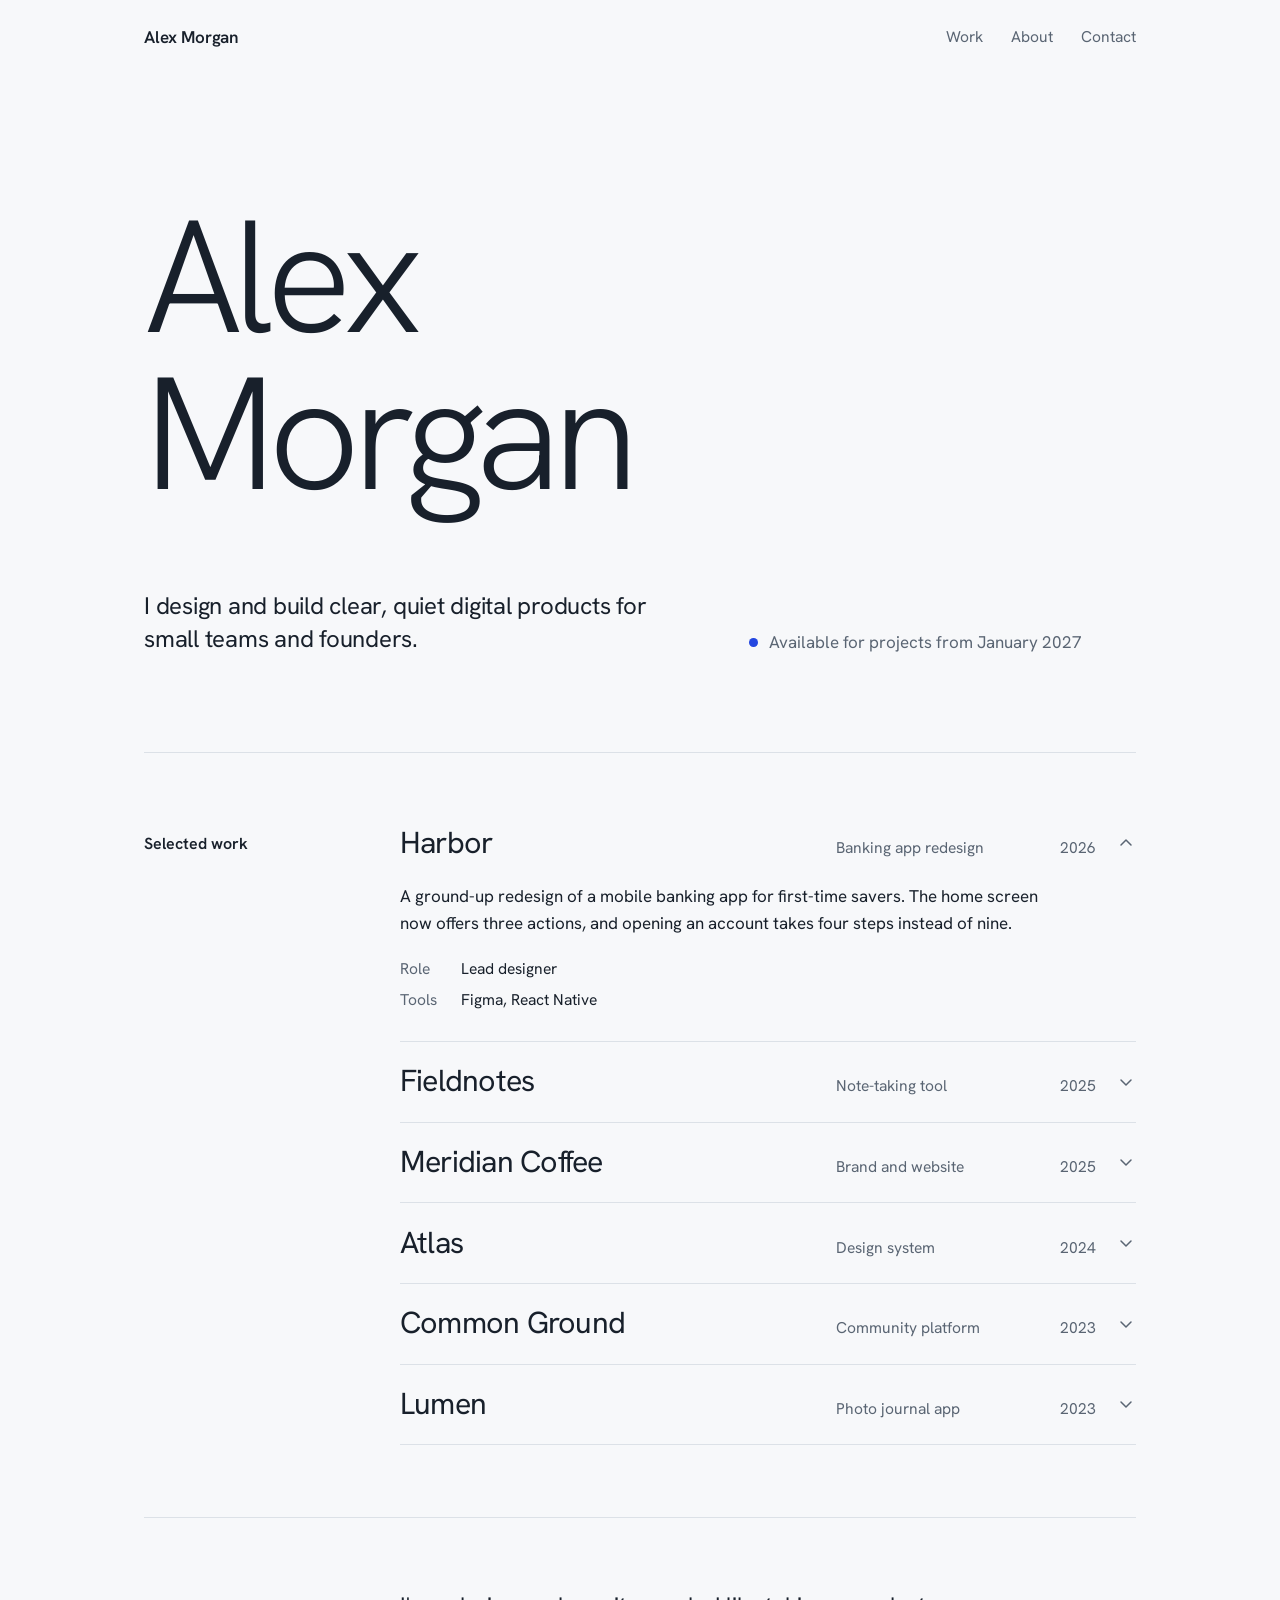
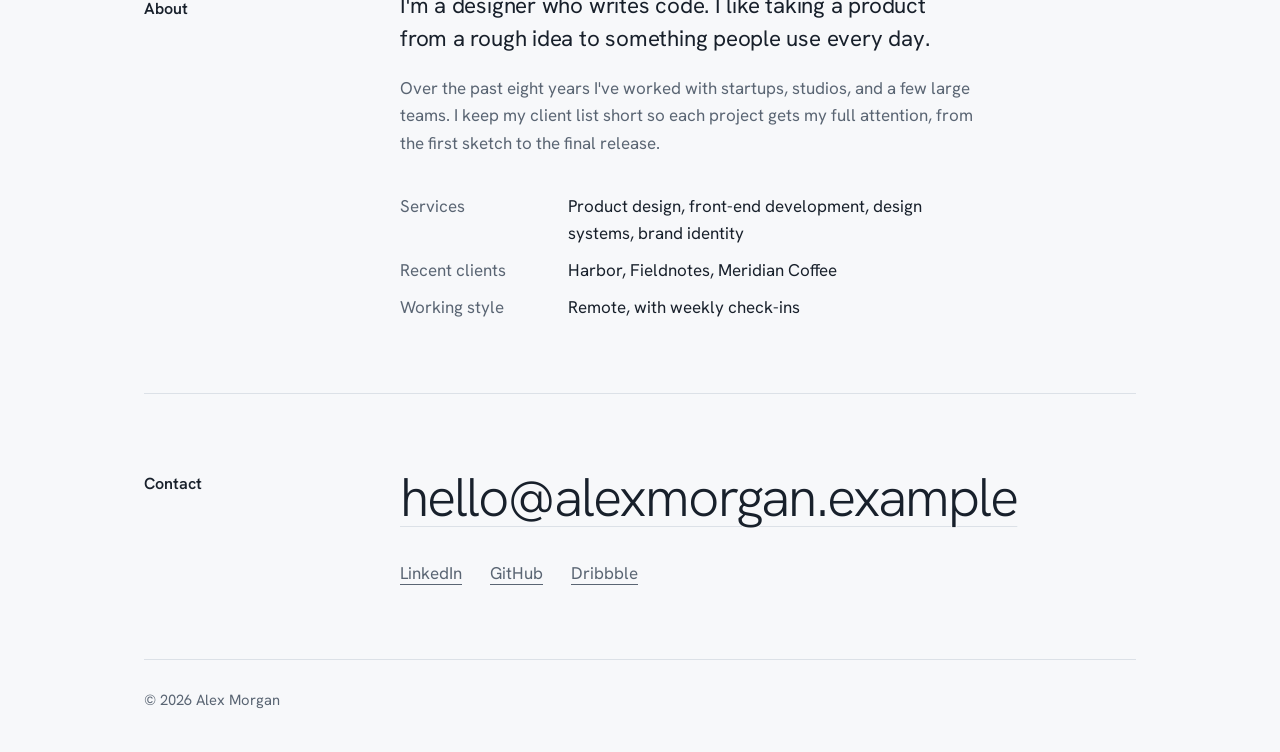
<file: portfolio/portfolio.html>
<!DOCTYPE html>
<html lang="en">
<head>
<meta charset="utf-8">
<meta name="viewport" content="width=device-width, initial-scale=1, viewport-fit=cover">
<title>Alex Morgan, designer and developer</title>
<meta name="description" content="Portfolio of Alex Morgan, a freelance designer and developer building clear, quiet digital products.">
<script>document.documentElement.classList.add('js');</script>
<link rel="preconnect" href="https://fonts.googleapis.com">
<link rel="preconnect" href="https://fonts.gstatic.com" crossorigin>
<link href="https://fonts.googleapis.com/css2?family=Hanken+Grotesk:wght@300;400;500;600&display=swap" rel="stylesheet">
<style>
  :root {
    --bg: #F7F8FA;
    --ink: #18202B;
    --muted: #5A6573;
    --line: #DCE1E7;
    --accent: #2447E0;
    color-scheme: light;
    box-sizing: border-box;
    padding-top: env(safe-area-inset-top, 0px);
    padding-bottom: env(safe-area-inset-bottom, 0px);
  }
  @media (prefers-color-scheme: dark) {
    :root:not([data-theme="light"]) {
      --bg: #14171C;
      --ink: #E8EBF0;
      --muted: #9AA5B4;
      --line: #2A3038;
      --accent: #8EA6FF;
      color-scheme: dark;
    }
  }
  :root[data-theme="dark"] {
    --bg: #14171C;
    --ink: #E8EBF0;
    --muted: #9AA5B4;
    --line: #2A3038;
    --accent: #8EA6FF;
    color-scheme: dark;
  }

  *, *::before, *::after { box-sizing: inherit; }
  html { scroll-behavior: smooth; scroll-padding-top: env(safe-area-inset-top, 0px); }
  body {
    margin: 0;
    background: var(--bg);
    color: var(--ink);
    font-family: 'Hanken Grotesk', system-ui, -apple-system, 'Segoe UI', Roboto, 'Helvetica Neue', sans-serif;
    font-size: 1.0625rem;
    line-height: 1.6;
    -webkit-font-smoothing: antialiased;
  }
  a { color: inherit; }
  :focus-visible { outline: 2px solid var(--accent); outline-offset: 4px; border-radius: 2px; }

  .wrap {
    max-width: 68rem;
    margin: 0 auto;
    padding-inline: clamp(1.25rem, 5vw, 3rem);
  }

  /* Header */
  .site-header {
    display: flex;
    justify-content: space-between;
    align-items: center;
    padding-block: 1.5rem;
  }
  .brand { font-weight: 600; text-decoration: none; letter-spacing: -0.01em; }
  .site-nav { display: flex; gap: 1.75rem; }
  .site-nav a { color: var(--muted); text-decoration: none; font-size: 0.975rem; }
  .site-nav a:hover { color: var(--ink); text-decoration: underline; text-underline-offset: 0.3em; }

  /* Hero */
  .hero { padding-block: clamp(3.5rem, 11vw, 8rem) clamp(3rem, 8vw, 6rem); }
  .name {
    margin: 0;
    font-weight: 300;
    font-size: clamp(3.4rem, 13vw, 10rem);
    line-height: 0.92;
    letter-spacing: -0.05em;
  }
  .name .line { display: block; overflow: hidden; padding-bottom: 0.14em; margin-bottom: -0.08em; }
  .name .line span {
    display: inline-block;
    transform: translateY(105%);
    animation: rise 0.9s cubic-bezier(0.2, 0.7, 0.1, 1) forwards;
  }
  .name .line:nth-child(2) span { animation-delay: 0.12s; }
  @keyframes rise { to { transform: translateY(0); } }

  .hero-meta {
    margin-top: clamp(2.5rem, 6vw, 4.5rem);
    display: grid;
    grid-template-columns: minmax(0, 1.4fr) minmax(0, 1fr);
    gap: 2rem clamp(1.5rem, 5vw, 4rem);
    align-items: end;
  }
  .intro {
    margin: 0;
    max-width: 34rem;
    font-size: clamp(1.2rem, 2.3vw, 1.5rem);
    line-height: 1.4;
    letter-spacing: -0.01em;
  }
  .status { margin: 0; color: var(--muted); display: flex; align-items: center; gap: 0.65rem; }
  .status::before {
    content: "";
    width: 0.55rem; height: 0.55rem; border-radius: 50%;
    background: var(--accent);
    flex: none;
  }

  /* Sections */
  .section {
    border-top: 1px solid var(--line);
    padding-block: clamp(2.5rem, 6vw, 4.5rem);
    display: grid;
    grid-template-columns: 12rem minmax(0, 1fr);
    gap: 2rem clamp(1.5rem, 5vw, 4rem);
  }
  .section > h2 { margin: 0; padding-top: 0.35rem; font-size: 1rem; font-weight: 600; letter-spacing: 0; }

  /* Work index */
  .work { list-style: none; margin: 0; padding: 0; }
  .work li { border-bottom: 1px solid var(--line); }
  .work li:first-child .row { padding-top: 0; }
  .row {
    width: 100%;
    display: grid;
    grid-template-columns: minmax(0, 1fr) 11rem 4rem 1.25rem;
    column-gap: 1.25rem;
    align-items: baseline;
    padding: 1.35rem 0;
    background: none;
    border: 0;
    color: inherit;
    font: inherit;
    text-align: left;
    cursor: pointer;
  }
  .row .title { font-size: clamp(1.4rem, 2.8vw, 1.9rem); font-weight: 400; letter-spacing: -0.025em; line-height: 1.2; }
  .row:hover .title { color: var(--accent); }
  .row .type { color: var(--muted); font-size: 0.975rem; }
  .row .year { color: var(--muted); font-size: 0.975rem; text-align: right; font-variant-numeric: tabular-nums; }
  .row .chev { align-self: center; width: 1.25rem; height: 1.25rem; color: var(--muted); transition: transform 0.3s ease; }
  .row[aria-expanded="true"] .chev { transform: rotate(180deg); }

  .panel { display: grid; grid-template-rows: 1fr; }
  .js .panel { grid-template-rows: 0fr; transition: grid-template-rows 0.35s ease; }
  .js .panel.open { grid-template-rows: 1fr; }
  .panel-clip { overflow: hidden; min-height: 0; }
  .panel-inner { padding: 0 0 1.75rem; max-width: 40rem; }
  .panel-inner p { margin: 0 0 1.25rem; }
  .meta { margin: 0; display: grid; grid-template-columns: auto 1fr; gap: 0.35rem 1.5rem; font-size: 0.975rem; }
  .meta dt { color: var(--muted); }
  .meta dd { margin: 0; }

  /* About */
  .about-lead { margin: 0 0 1.25rem; max-width: 36rem; font-size: clamp(1.2rem, 2.2vw, 1.4rem); line-height: 1.45; letter-spacing: -0.01em; }
  .about-body { margin: 0 0 2.25rem; max-width: 36rem; color: var(--muted); }
  .facts { margin: 0; display: grid; grid-template-columns: 9rem minmax(0, 1fr); gap: 0.6rem 1.5rem; max-width: 36rem; }
  .facts dt { color: var(--muted); }
  .facts dd { margin: 0; }

  /* Contact */
  .email {
    display: inline-block;
    font-size: clamp(1.6rem, 5.2vw, 3.4rem);
    font-weight: 300;
    letter-spacing: -0.035em;
    line-height: 1.15;
    text-decoration: underline;
    text-decoration-thickness: 1px;
    text-underline-offset: 0.18em;
    text-decoration-color: var(--line);
    overflow-wrap: anywhere;
  }
  .email:hover { text-decoration-color: var(--accent); color: var(--accent); }
  .elsewhere { list-style: none; margin: 2rem 0 0; padding: 0; display: flex; flex-wrap: wrap; gap: 0.5rem 1.75rem; }
  .elsewhere a { color: var(--muted); text-underline-offset: 0.3em; }
  .elsewhere a:hover { color: var(--ink); }

  .site-footer { border-top: 1px solid var(--line); padding-block: 1.75rem 2.5rem; color: var(--muted); font-size: 0.925rem; }

  /* Small screens */
  @media (max-width: 48rem) {
    .section { grid-template-columns: 1fr; gap: 1.5rem; }
    .hero-meta { grid-template-columns: 1fr; }
    .row {
      grid-template-columns: minmax(0, 1fr) auto 1.25rem;
      grid-template-areas: "title title chev" "type year chev";
      row-gap: 0.25rem;
    }
    .row .title { grid-area: title; }
    .row .type { grid-area: type; }
    .row .year { grid-area: year; }
    .row .chev { grid-area: chev; align-self: start; margin-top: 0.4rem; }
    .facts { grid-template-columns: 7rem minmax(0, 1fr); }
  }

  @media (prefers-reduced-motion: reduce) {
    html { scroll-behavior: auto; }
    .name .line span { animation: none; transform: none; }
    .js .panel, .row .chev { transition: none; }
  }
</style>
</head>
<body>
<div class="wrap">
  <header class="site-header">
    <a class="brand" href="#top">Alex Morgan</a>
    <nav class="site-nav" aria-label="Primary">
      <a href="#work">Work</a>
      <a href="#about">About</a>
      <a href="#contact">Contact</a>
    </nav>
  </header>

  <main id="top">
    <section class="hero" aria-labelledby="name">
      <h1 class="name" id="name">
        <span class="line"><span>Alex</span></span>
        <span class="line"><span>Morgan</span></span>
      </h1>
      <div class="hero-meta">
        <p class="intro">I design and build clear, quiet digital products for small teams and founders.</p>
        <p class="status">Available for projects from January 2027</p>
      </div>
    </section>

    <section class="section" id="work" aria-labelledby="work-h">
      <h2 id="work-h">Selected work</h2>
      <ul class="work">
        <li>
          <button class="row" aria-expanded="true" aria-controls="p1" id="b1">
            <span class="title">Harbor</span>
            <span class="type">Banking app redesign</span>
            <span class="year">2026</span>
            <svg class="chev" viewBox="0 0 20 20" fill="none" stroke="currentColor" stroke-width="1.5" stroke-linecap="round" stroke-linejoin="round" aria-hidden="true"><path d="M5 8l5 5 5-5"/></svg>
          </button>
          <div class="panel open" id="p1" role="region" aria-labelledby="b1">
            <div class="panel-clip"><div class="panel-inner">
              <p>A ground-up redesign of a mobile banking app for first-time savers. The home screen now offers three actions, and opening an account takes four steps instead of nine.</p>
              <dl class="meta"><dt>Role</dt><dd>Lead designer</dd><dt>Tools</dt><dd>Figma, React Native</dd></dl>
            </div></div>
          </div>
        </li>
        <li>
          <button class="row" aria-expanded="false" aria-controls="p2" id="b2">
            <span class="title">Fieldnotes</span>
            <span class="type">Note-taking tool</span>
            <span class="year">2025</span>
            <svg class="chev" viewBox="0 0 20 20" fill="none" stroke="currentColor" stroke-width="1.5" stroke-linecap="round" stroke-linejoin="round" aria-hidden="true"><path d="M5 8l5 5 5-5"/></svg>
          </button>
          <div class="panel" id="p2" role="region" aria-labelledby="b2" inert>
            <div class="panel-clip"><div class="panel-inner">
              <p>A quiet writing tool for researchers. Notes link to each other, and nothing gets between you and the page while you type.</p>
              <dl class="meta"><dt>Role</dt><dd>Design and front-end development</dd><dt>Tools</dt><dd>TypeScript, Svelte</dd></dl>
            </div></div>
          </div>
        </li>
        <li>
          <button class="row" aria-expanded="false" aria-controls="p3" id="b3">
            <span class="title">Meridian Coffee</span>
            <span class="type">Brand and website</span>
            <span class="year">2025</span>
            <svg class="chev" viewBox="0 0 20 20" fill="none" stroke="currentColor" stroke-width="1.5" stroke-linecap="round" stroke-linejoin="round" aria-hidden="true"><path d="M5 8l5 5 5-5"/></svg>
          </button>
          <div class="panel" id="p3" role="region" aria-labelledby="b3" inert>
            <div class="panel-clip"><div class="panel-inner">
              <p>Identity, packaging, and an online shop for a small roaster. The site is a single page that loads fast on slow connections.</p>
              <dl class="meta"><dt>Role</dt><dd>Brand and web design</dd><dt>Tools</dt><dd>Figma, Astro</dd></dl>
            </div></div>
          </div>
        </li>
        <li>
          <button class="row" aria-expanded="false" aria-controls="p4" id="b4">
            <span class="title">Atlas</span>
            <span class="type">Design system</span>
            <span class="year">2024</span>
            <svg class="chev" viewBox="0 0 20 20" fill="none" stroke="currentColor" stroke-width="1.5" stroke-linecap="round" stroke-linejoin="round" aria-hidden="true"><path d="M5 8l5 5 5-5"/></svg>
          </button>
          <div class="panel" id="p4" role="region" aria-labelledby="b4" inert>
            <div class="panel-clip"><div class="panel-inner">
              <p>A shared component library and documentation site, now used by four product teams to ship consistent interfaces.</p>
              <dl class="meta"><dt>Role</dt><dd>Design systems lead</dd><dt>Tools</dt><dd>Figma, Storybook</dd></dl>
            </div></div>
          </div>
        </li>
        <li>
          <button class="row" aria-expanded="false" aria-controls="p5" id="b5">
            <span class="title">Common Ground</span>
            <span class="type">Community platform</span>
            <span class="year">2023</span>
            <svg class="chev" viewBox="0 0 20 20" fill="none" stroke="currentColor" stroke-width="1.5" stroke-linecap="round" stroke-linejoin="round" aria-hidden="true"><path d="M5 8l5 5 5-5"/></svg>
          </button>
          <div class="panel" id="p5" role="region" aria-labelledby="b5" inert>
            <div class="panel-clip"><div class="panel-inner">
              <p>A neighborhood platform where residents organize events and share resources. Designed for people who rarely use apps like it.</p>
              <dl class="meta"><dt>Role</dt><dd>Product designer</dd><dt>Tools</dt><dd>Figma, Next.js</dd></dl>
            </div></div>
          </div>
        </li>
        <li>
          <button class="row" aria-expanded="false" aria-controls="p6" id="b6">
            <span class="title">Lumen</span>
            <span class="type">Photo journal app</span>
            <span class="year">2023</span>
            <svg class="chev" viewBox="0 0 20 20" fill="none" stroke="currentColor" stroke-width="1.5" stroke-linecap="round" stroke-linejoin="round" aria-hidden="true"><path d="M5 8l5 5 5-5"/></svg>
          </button>
          <div class="panel" id="p6" role="region" aria-labelledby="b6" inert>
            <div class="panel-clip"><div class="panel-inner">
              <p>A daily photo journal that turns one picture a day into a year-end book. Built and designed as a solo project.</p>
              <dl class="meta"><dt>Role</dt><dd>Designer and developer</dd><dt>Tools</dt><dd>Swift, SwiftUI</dd></dl>
            </div></div>
          </div>
        </li>
      </ul>
    </section>

    <section class="section" id="about" aria-labelledby="about-h">
      <h2 id="about-h">About</h2>
      <div>
        <p class="about-lead">I'm a designer who writes code. I like taking a product from a rough idea to something people use every day.</p>
        <p class="about-body">Over the past eight years I've worked with startups, studios, and a few large teams. I keep my client list short so each project gets my full attention, from the first sketch to the final release.</p>
        <dl class="facts">
          <dt>Services</dt><dd>Product design, front-end development, design systems, brand identity</dd>
          <dt>Recent clients</dt><dd>Harbor, Fieldnotes, Meridian Coffee</dd>
          <dt>Working style</dt><dd>Remote, with weekly check-ins</dd>
        </dl>
      </div>
    </section>

    <section class="section" id="contact" aria-labelledby="contact-h">
      <h2 id="contact-h">Contact</h2>
      <div>
        <a class="email" href="mailto:hello@alexmorgan.example">hello@alexmorgan.example</a>
        <ul class="elsewhere">
          <li><a href="https://www.linkedin.com/">LinkedIn</a></li>
          <li><a href="https://github.com/">GitHub</a></li>
          <li><a href="https://dribbble.com/">Dribbble</a></li>
        </ul>
      </div>
    </section>
  </main>

  <footer class="site-footer">
    <span>&copy; 2026 Alex Morgan</span>
  </footer>
</div>

<script>
  (function () {
    var rows = Array.prototype.slice.call(document.querySelectorAll('.row'));

    function setOpen(btn, open) {
      var panel = document.getElementById(btn.getAttribute('aria-controls'));
      btn.setAttribute('aria-expanded', open ? 'true' : 'false');
      panel.classList.toggle('open', open);
      if (open) { panel.removeAttribute('inert'); } else { panel.setAttribute('inert', ''); }
    }

    rows.forEach(function (btn) {
      btn.addEventListener('click', function () {
        var willOpen = btn.getAttribute('aria-expanded') !== 'true';
        rows.forEach(function (other) { setOpen(other, false); });
        if (willOpen) { setOpen(btn, true); }
      });
    });
  })();
</script>
</body>
</html>
</file>
<file: style.css>
/* Budget planner styles: bright, light and colorful */
:root {
  --bg: #F5F7FF;
  --ink: #1B1B3A;
  --muted: #55557A;
  --line: #E3E6F7;
  --edge: #8A8FB8;
  --field: #FFFFFF;
  --blue: #2F6BFF;
  --blue-deep: #2459DE;
  --pink: #D81B60;
  --green: #0E8F63;
  --yellow: #FFD23F;
  --sun: #FFF0B3;
  --sun-track: #FFF9DD;
  --mint: #D5F5E6;
  --rose: #FFDDE7;
  --sky: #D9E8FF;
  --danger: #C4231B;
  --warn: #8A4B00;
  --cat-s: 88%;
  --cat-l: 54%;
  color-scheme: light;
  box-sizing: border-box;
  padding-top: env(safe-area-inset-top, 0px);
  padding-bottom: env(safe-area-inset-bottom, 0px);
}

*, *::before, *::after { box-sizing: inherit; }
[hidden] { display: none !important; }
html { scroll-padding-top: env(safe-area-inset-top, 0px); }
body {
  margin: 0;
  background: var(--bg);
  color: var(--ink);
  font-family: 'Outfit', system-ui, -apple-system, 'Segoe UI', Roboto, 'Helvetica Neue', sans-serif;
  font-size: 1.0625rem;
  line-height: 1.5;
  -webkit-font-smoothing: antialiased;
}
h1, h2, h3, p, dl, dd, ul { margin: 0; padding: 0; }
ul { list-style: none; }
:focus-visible { outline: 3px solid var(--blue); outline-offset: 3px; }
.sr-only {
  position: absolute; width: 1px; height: 1px; margin: -1px; padding: 0;
  overflow: hidden; clip: rect(0 0 0 0); white-space: nowrap; border: 0;
}

.wrap { max-width: 64rem; margin: 0 auto; padding: 0 clamp(1rem, 4vw, 2.5rem) 4rem; }

.notice {
  margin-top: 1rem;
  padding: 0.75rem 1rem;
  border: 2px solid var(--warn);
  border-radius: 1rem;
  background: #fff;
  color: var(--warn);
  font-size: 0.95rem;
  font-weight: 500;
}

/* Header and month bar */
.top { display: flex; justify-content: space-between; align-items: center; padding-block: 1.25rem; gap: 1rem; }
.top h1 { display: flex; align-items: center; font-size: 1.3rem; font-weight: 800; letter-spacing: -0.02em; }
.top h1::before {
  content: "";
  width: 0.85rem; height: 0.85rem; border-radius: 50%;
  background: var(--blue);
  box-shadow: 0.6rem 0 0 var(--pink), 1.2rem 0 0 var(--yellow);
  margin-right: 1.9rem;
  flex: none;
}
select {
  font: inherit;
  font-size: 1rem;
  font-weight: 500;
  color: var(--ink);
  background: var(--field);
  border: 2px solid var(--edge);
  border-radius: 999px;
  min-height: 2.75rem;
  padding: 0 1rem;
}
.month-bar { display: flex; align-items: center; flex-wrap: wrap; gap: 0.5rem 0.75rem; margin-bottom: 1.25rem; }
.month-label { font-size: clamp(1.7rem, 4.5vw, 2.4rem); font-weight: 700; letter-spacing: -0.035em; min-width: 11.5rem; text-align: center; }
.icon-btn {
  width: 2.75rem; height: 2.75rem;
  display: inline-grid; place-items: center;
  background: #fff; color: var(--ink);
  border: 2px solid var(--line); border-radius: 50%;
  cursor: pointer;
}
.icon-btn:hover { background: var(--blue); border-color: var(--blue); color: #fff; }
.icon-btn svg { width: 1.25rem; height: 1.25rem; }

/* Buttons and links */
.btn {
  min-height: 2.75rem;
  padding: 0 1.6rem;
  font: inherit; font-weight: 600;
  background: var(--blue); color: #fff;
  border: 2px solid var(--blue); border-radius: 999px;
  cursor: pointer;
}
.btn:hover { background: var(--blue-deep); border-color: var(--blue-deep); }
.btn:active { transform: translateY(1px); }
.btn.quiet { background: transparent; color: var(--ink); border-color: var(--edge); }
.btn.quiet:hover { background: #fff; border-color: var(--ink); }
.link-btn {
  background: none; border: 0; padding: 0.4rem 0.25rem;
  font: inherit; font-size: 0.95rem; font-weight: 500; color: var(--muted);
  text-decoration: underline; text-underline-offset: 0.25em;
  cursor: pointer;
}
.link-btn:hover { color: var(--blue-deep); }
.link-btn.danger:hover { color: var(--danger); }

/* Hero */
.hero {
  display: grid;
  grid-template-columns: minmax(0, 1.5fr) minmax(0, 1fr);
  gap: 1.75rem 2.5rem;
  align-items: end;
  background: var(--sun);
  border-radius: 2rem;
  padding: clamp(1.25rem, 3.5vw, 2.25rem);
}
.hero-main { min-width: 0; }
.label { color: var(--muted); font-size: 1rem; font-weight: 500; }
.remaining {
  font-size: clamp(2.75rem, 9vw, 5.25rem);
  font-weight: 700;
  letter-spacing: -0.05em;
  line-height: 1.05;
  margin-top: 0.1rem;
  overflow-wrap: anywhere;
}
.remaining.over { color: var(--danger); }
.status { margin-top: 0.4rem; color: var(--muted); font-size: 1rem; min-height: 1.5em; }
.status.warn { color: var(--warn); font-weight: 600; }
.status.over { color: var(--danger); font-weight: 600; }

.track {
  display: flex;
  height: 1.25rem;
  margin-top: 1.25rem;
  background: var(--sun-track);
  border-radius: 999px;
  overflow: hidden;
}
.seg {
  height: 100%;
  width: 0;
  flex: none;
  box-shadow: inset -2px 0 0 var(--sun-track);
  transition: width 0.5s cubic-bezier(0.2, 0.7, 0.1, 1);
}

.budget-set { background: #fff; border-radius: 1.25rem; padding: 1.1rem 1.25rem; }
.field-label { display: block; font-size: 0.925rem; font-weight: 600; margin-bottom: 0.35rem; }
.input-row { display: flex; gap: 0.5rem; }
.input-wrap { position: relative; flex: 1; min-width: 0; }
.sym { position: absolute; left: 0.95rem; top: 50%; transform: translateY(-50%); color: var(--muted); pointer-events: none; font-weight: 500; }
input[type="text"], input[type="date"] {
  width: 100%;
  min-height: 2.75rem;
  padding: 0 1rem;
  font: inherit;
  font-size: 1rem;
  font-weight: 500;
  color: var(--ink);
  background: var(--field);
  border: 2px solid var(--edge);
  border-radius: 1rem;
}
input[type="text"]:focus-visible, input[type="date"]:focus-visible, select:focus-visible { border-color: var(--blue); }
input[type="text"].has-sym { padding-left: 2.1rem; }
.hint { color: var(--muted); font-size: 0.9rem; margin-top: 0.4rem; }
.msg { font-size: 0.95rem; min-height: 1.4em; margin-top: 0.35rem; color: var(--muted); font-weight: 500; }
.msg.error { color: var(--danger); }

/* Stat tiles */
.stats { display: grid; grid-template-columns: repeat(3, minmax(0, 1fr)); gap: 1rem; margin-top: 1rem; }
.tile { border-radius: 1.5rem; padding: 1.1rem 1.4rem; }
.tile.income { background: var(--mint); }
.tile.spent { background: var(--rose); }
.tile.balance { background: var(--sky); }
.tile dt { display: flex; flex-wrap: wrap; align-items: center; gap: 0 0.5rem; color: var(--muted); font-size: 1rem; font-weight: 600; }
.tile dt::before { content: ""; width: 0.65rem; height: 0.65rem; border-radius: 50%; flex: none; }
.tile.income dt::before { background: var(--green); }
.tile.spent dt::before { background: var(--pink); }
.tile.balance dt::before { background: var(--blue); }
.tile .sub { flex-basis: 100%; padding-left: 1.15rem; font-size: 0.85rem; font-weight: 400; }
.tile dd { font-size: clamp(1.6rem, 3.6vw, 2.1rem); font-weight: 700; letter-spacing: -0.03em; margin-top: 0.1rem; overflow-wrap: anywhere; }
.tile dd.over { color: var(--danger); }

/* Blocks */
.columns { display: grid; grid-template-columns: minmax(0, 1.2fr) minmax(0, 1fr); gap: 1.5rem; margin-top: 1.5rem; align-items: start; }
.block { background: #fff; border: 2px solid var(--line); border-radius: 1.75rem; padding: clamp(1.25rem, 3vw, 1.75rem); }
.block h2 { font-size: 1.4rem; font-weight: 700; letter-spacing: -0.025em; margin-bottom: 1rem; }
.history { margin-top: 1.5rem; }

.seg-control { display: inline-flex; gap: 2px; padding: 4px; background: #EEF1FF; border-radius: 999px; margin-bottom: 1.25rem; }
.seg-control input { position: absolute; opacity: 0; width: 1px; height: 1px; }
.seg-control label {
  display: inline-block; padding: 0.55rem 1.6rem; border-radius: 999px;
  cursor: pointer; font-weight: 600; color: var(--muted);
}
#typeExpense:checked + label { background: var(--pink); color: #fff; }
#typeIncome:checked + label { background: var(--green); color: #fff; }
.seg-control input:focus-visible + label { outline: 3px solid var(--blue); outline-offset: 2px; }

.grid2 { display: grid; grid-template-columns: 1fr 1fr; gap: 1rem; }
.field { margin-bottom: 1rem; min-width: 0; }
.field select { width: 100%; border-radius: 1rem; }
.actions { display: flex; flex-wrap: wrap; gap: 0.75rem; margin-top: 0.5rem; }

/* Breakdown */
.breakdown li { position: relative; display: grid; grid-template-columns: 0.85rem minmax(0, 1fr) auto 3rem; align-items: center; gap: 0.6rem; padding: 0.5rem 0 0.95rem; }
.breakdown li::before, .breakdown li::after { content: ""; position: absolute; left: 0; bottom: 0.35rem; height: 0.3rem; border-radius: 999px; }
.breakdown li::before { right: 0; background: var(--line); }
.breakdown li::after { width: var(--w, 0%); background: var(--c, var(--blue)); }
.breakdown li.empty { display: block; padding: 0; }
.breakdown li.empty::before, .breakdown li.empty::after { display: none; }
.breakdown .amt { font-weight: 600; }
.breakdown .pct { color: var(--muted); text-align: right; font-size: 0.95rem; }
.dot { display: inline-block; width: 0.85rem; height: 0.85rem; border-radius: 50%; flex: none; }
.empty { color: var(--muted); }

/* Transactions */
.list-head { display: flex; justify-content: space-between; align-items: center; gap: 1rem; flex-wrap: wrap; margin-bottom: 0.5rem; }
.list-head h2 { margin-bottom: 0; }
.filters { display: flex; gap: 0.5rem; flex-wrap: wrap; }
.filters select { min-height: 2.5rem; font-size: 0.95rem; }

.tx { display: grid; grid-template-columns: 4.5rem minmax(0, 1fr) auto; gap: 0.25rem 0.75rem; padding: 0.95rem 0.5rem; border-bottom: 1px solid var(--line); border-radius: 0.75rem; }
.tx:hover { background: #F5F7FF; }
.tx-date { color: var(--muted); font-size: 0.95rem; font-weight: 500; padding-top: 0.1rem; }
.tx-title { display: flex; align-items: center; gap: 0.55rem; font-weight: 600; overflow-wrap: anywhere; }
.tx-cat { display: block; color: var(--muted); font-size: 0.925rem; }
.tx-actions { display: flex; gap: 0.75rem; margin-top: 0.1rem; }
.tx-amt { font-weight: 700; font-size: 1.1rem; text-align: right; white-space: nowrap; }
.tx-amt.income { color: var(--green); }
.list-foot { margin-top: 0.75rem; }

.toast-wrap {
  position: fixed; left: 0; right: 0; bottom: 0;
  display: flex; justify-content: center;
  padding: 1rem 1rem calc(1rem + env(safe-area-inset-bottom, 0px));
  pointer-events: none;
}
.toast {
  pointer-events: auto;
  display: flex; align-items: center; gap: 1rem;
  background: var(--blue); color: #fff;
  padding: 0.7rem 1.2rem; border-radius: 999px;
  box-shadow: 0 6px 24px rgba(47, 107, 255, 0.35);
}
.toast button {
  background: none; border: 0; padding: 0.25rem 0.35rem;
  font: inherit; font-weight: 700; color: #fff;
  text-decoration: underline; text-underline-offset: 0.25em; cursor: pointer;
}
.toast button:focus-visible { outline-color: #fff; }

/* Calendar date picker */
.date-pick { position: relative; }
.date-btn {
  display: flex; align-items: center; justify-content: space-between; gap: 0.5rem;
  width: 100%; min-height: 2.75rem; padding: 0 1rem;
  font: inherit; font-size: 1rem; font-weight: 500; text-align: left;
  color: var(--ink); background: var(--field);
  border: 2px solid var(--edge); border-radius: 1rem;
  cursor: pointer;
}
.date-btn:hover { border-color: var(--ink); }
.date-btn[aria-expanded="true"] { border-color: var(--blue); }
.date-btn svg { width: 1.25rem; height: 1.25rem; flex: none; color: var(--blue); }
.chips { display: flex; flex-wrap: wrap; gap: 0.5rem; margin-top: 0.5rem; }
.chip {
  font: inherit; font-size: 0.9rem; font-weight: 500; color: var(--ink);
  background: transparent; border: 2px solid var(--line); border-radius: 999px;
  padding: 0.2rem 0.85rem; cursor: pointer;
}
.chip:hover { background: var(--sky); border-color: var(--sky); }
.chip[aria-pressed="true"] { background: var(--sky); border-color: var(--blue); font-weight: 600; }

.calendar {
  position: absolute; right: 0; top: calc(100% + 0.5rem); z-index: 30;
  width: min(21rem, calc(100vw - 5rem));
  background: #fff; border: 2px solid var(--line); border-radius: 1.5rem;
  padding: 1rem; box-shadow: 0 14px 40px rgba(27, 27, 58, 0.2);
}
.cal-head { display: flex; align-items: center; justify-content: space-between; gap: 0.5rem; margin-bottom: 0.5rem; }
.cal-title { font-weight: 700; font-size: 1.05rem; letter-spacing: -0.01em; }
.icon-btn.small { width: 2.25rem; height: 2.25rem; }
.icon-btn.small svg { width: 1.1rem; height: 1.1rem; }
.cal-weekdays, .cal-grid { display: grid; grid-template-columns: repeat(7, minmax(0, 1fr)); gap: 2px; }
.cal-weekdays span { text-align: center; font-size: 0.8rem; font-weight: 600; color: var(--muted); padding: 0.25rem 0; }
.day {
  display: flex; flex-direction: column; align-items: center; justify-content: center; gap: 1px;
  aspect-ratio: 1; min-height: 2.1rem; padding: 0;
  font: inherit; font-size: 0.95rem; font-weight: 500; color: var(--ink);
  background: transparent; border: 2px solid transparent; border-radius: 50%;
  cursor: pointer;
}
.day:hover { background: var(--sky); }
.day:focus-visible { outline-offset: 1px; }
.day.out { color: var(--muted); font-weight: 400; }
.day.today { border-color: var(--blue); }
.day.selected { background: var(--blue); border-color: var(--blue); color: #fff; font-weight: 700; }
.day .dots { display: flex; gap: 2px; height: 5px; }
.day .dots i { width: 5px; height: 5px; border-radius: 50%; }
.dots .de { background: var(--pink); }
.dots .di { background: var(--green); }
.day.selected .dots i { background: #fff; }
.cal-foot { display: flex; justify-content: space-between; margin-top: 0.5rem; }

@media (max-width: 52rem) {
  .hero { grid-template-columns: minmax(0, 1fr); align-items: stretch; }
  .columns { grid-template-columns: minmax(0, 1fr); }
}
@media (max-width: 36rem) {
  .stats { grid-template-columns: minmax(0, 1fr); gap: 0.75rem; }
  .tile { display: flex; justify-content: space-between; align-items: center; gap: 1rem; padding: 0.9rem 1.25rem; }
  .tile dd { margin-top: 0; }
}
@media (max-width: 30rem) {
  .grid2 { grid-template-columns: 1fr; gap: 0; }
  .month-label { min-width: 0; flex: 1; }
  .tx { grid-template-columns: 3.5rem minmax(0, 1fr) auto; }
}
@media (prefers-reduced-motion: reduce) {
  .seg { transition: none; }
  .btn:active { transform: none; }
}
</file>
